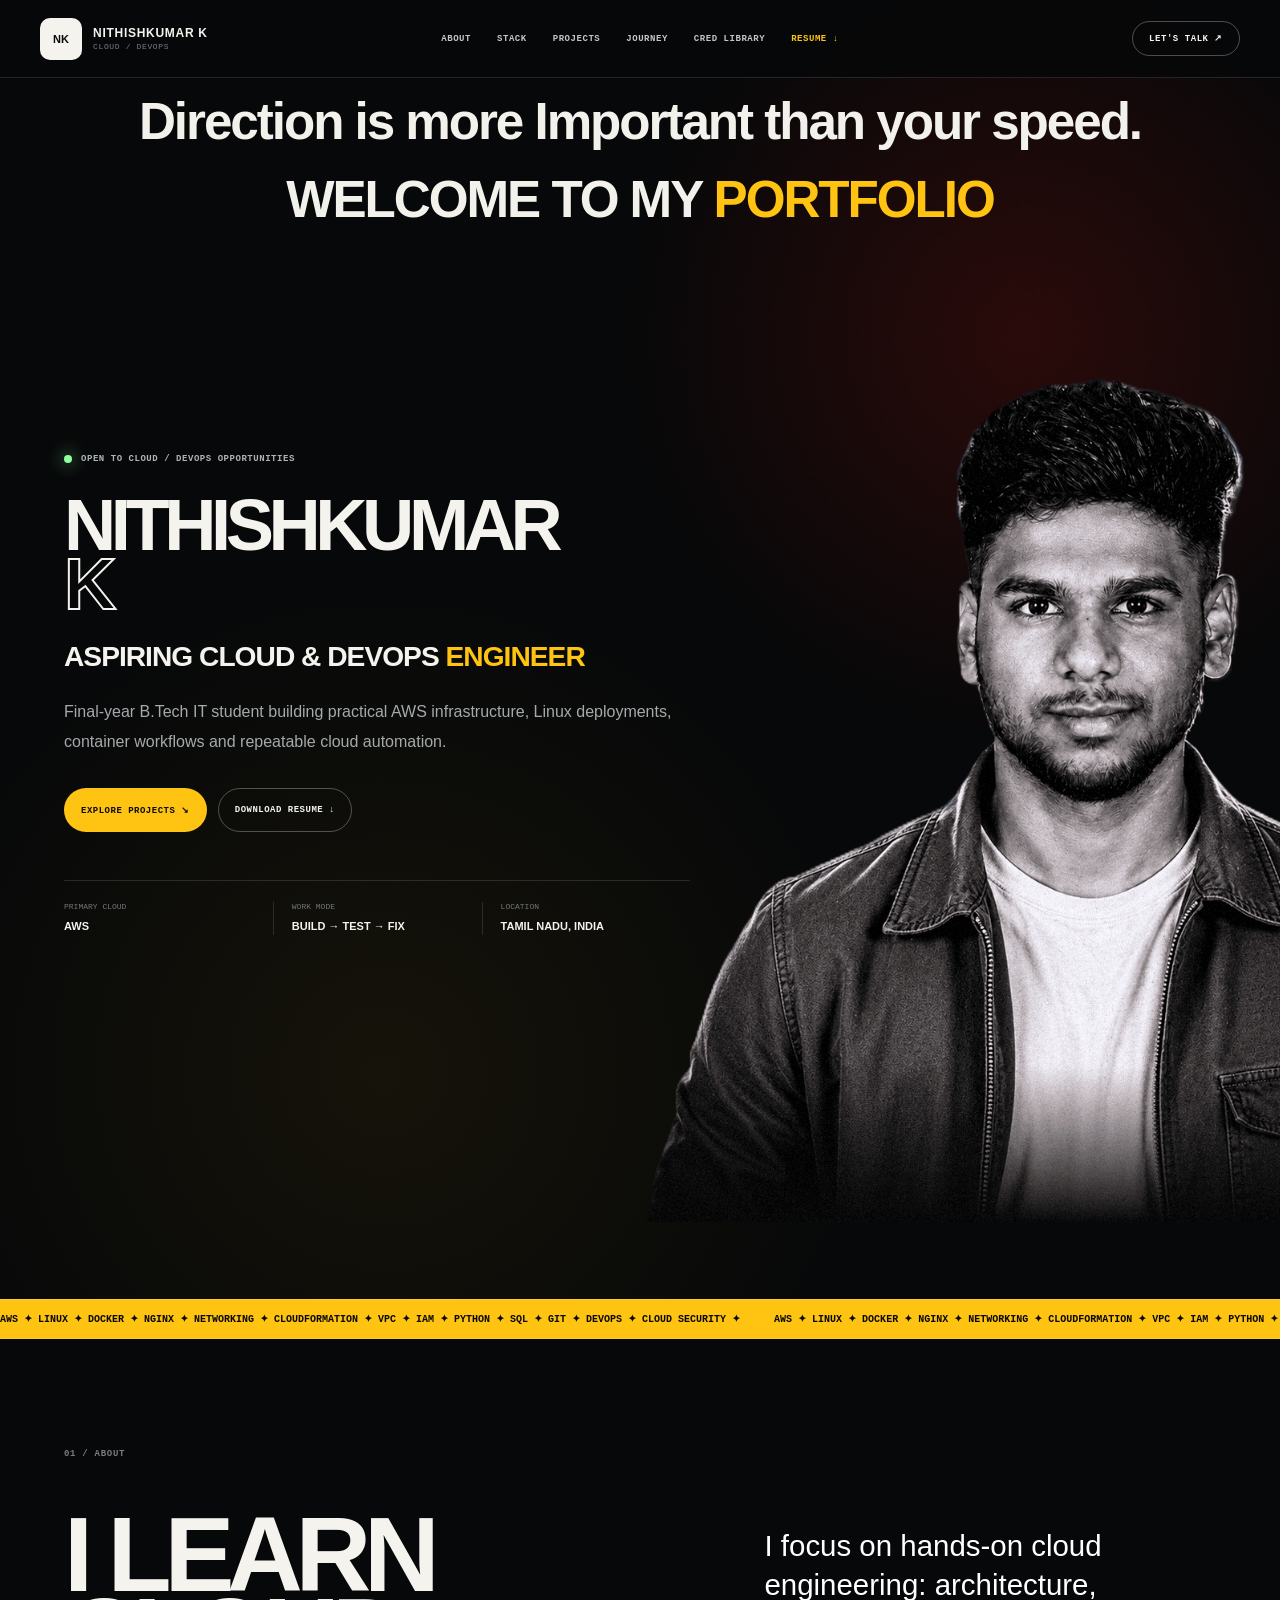
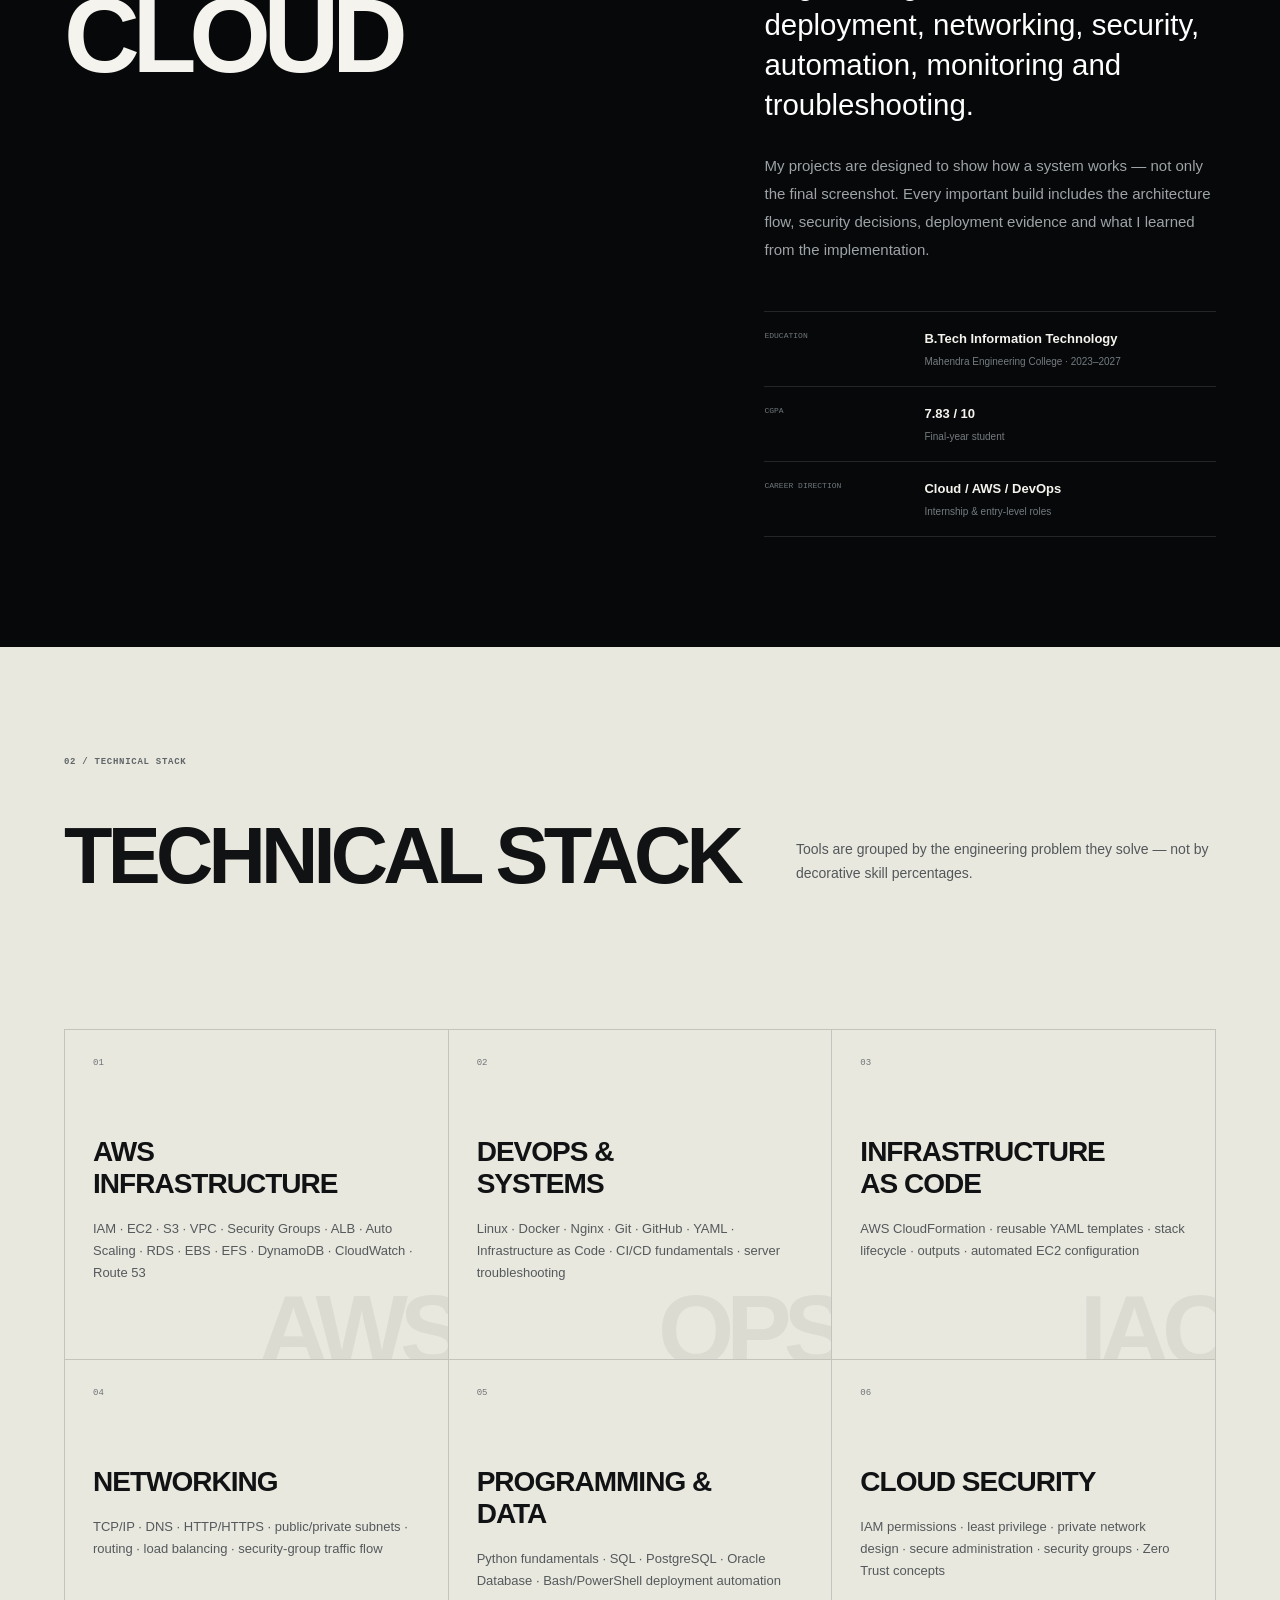
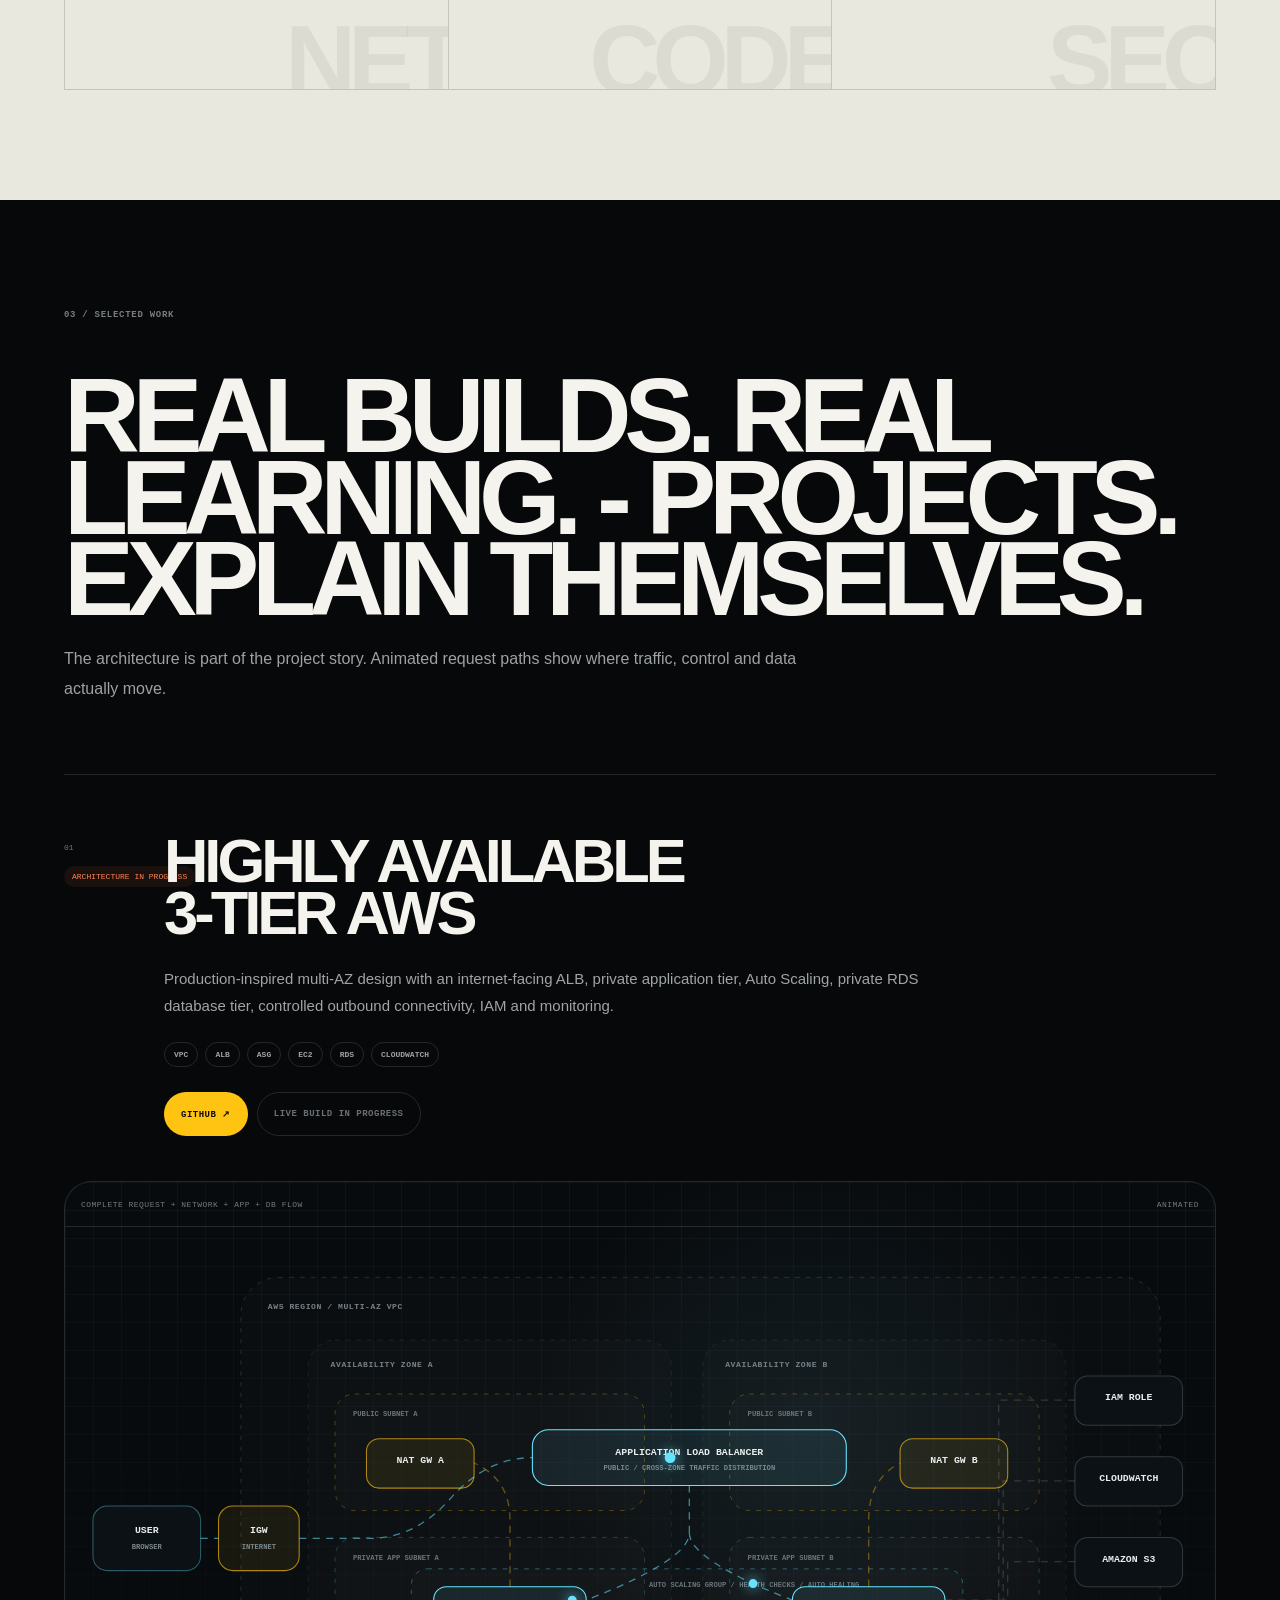
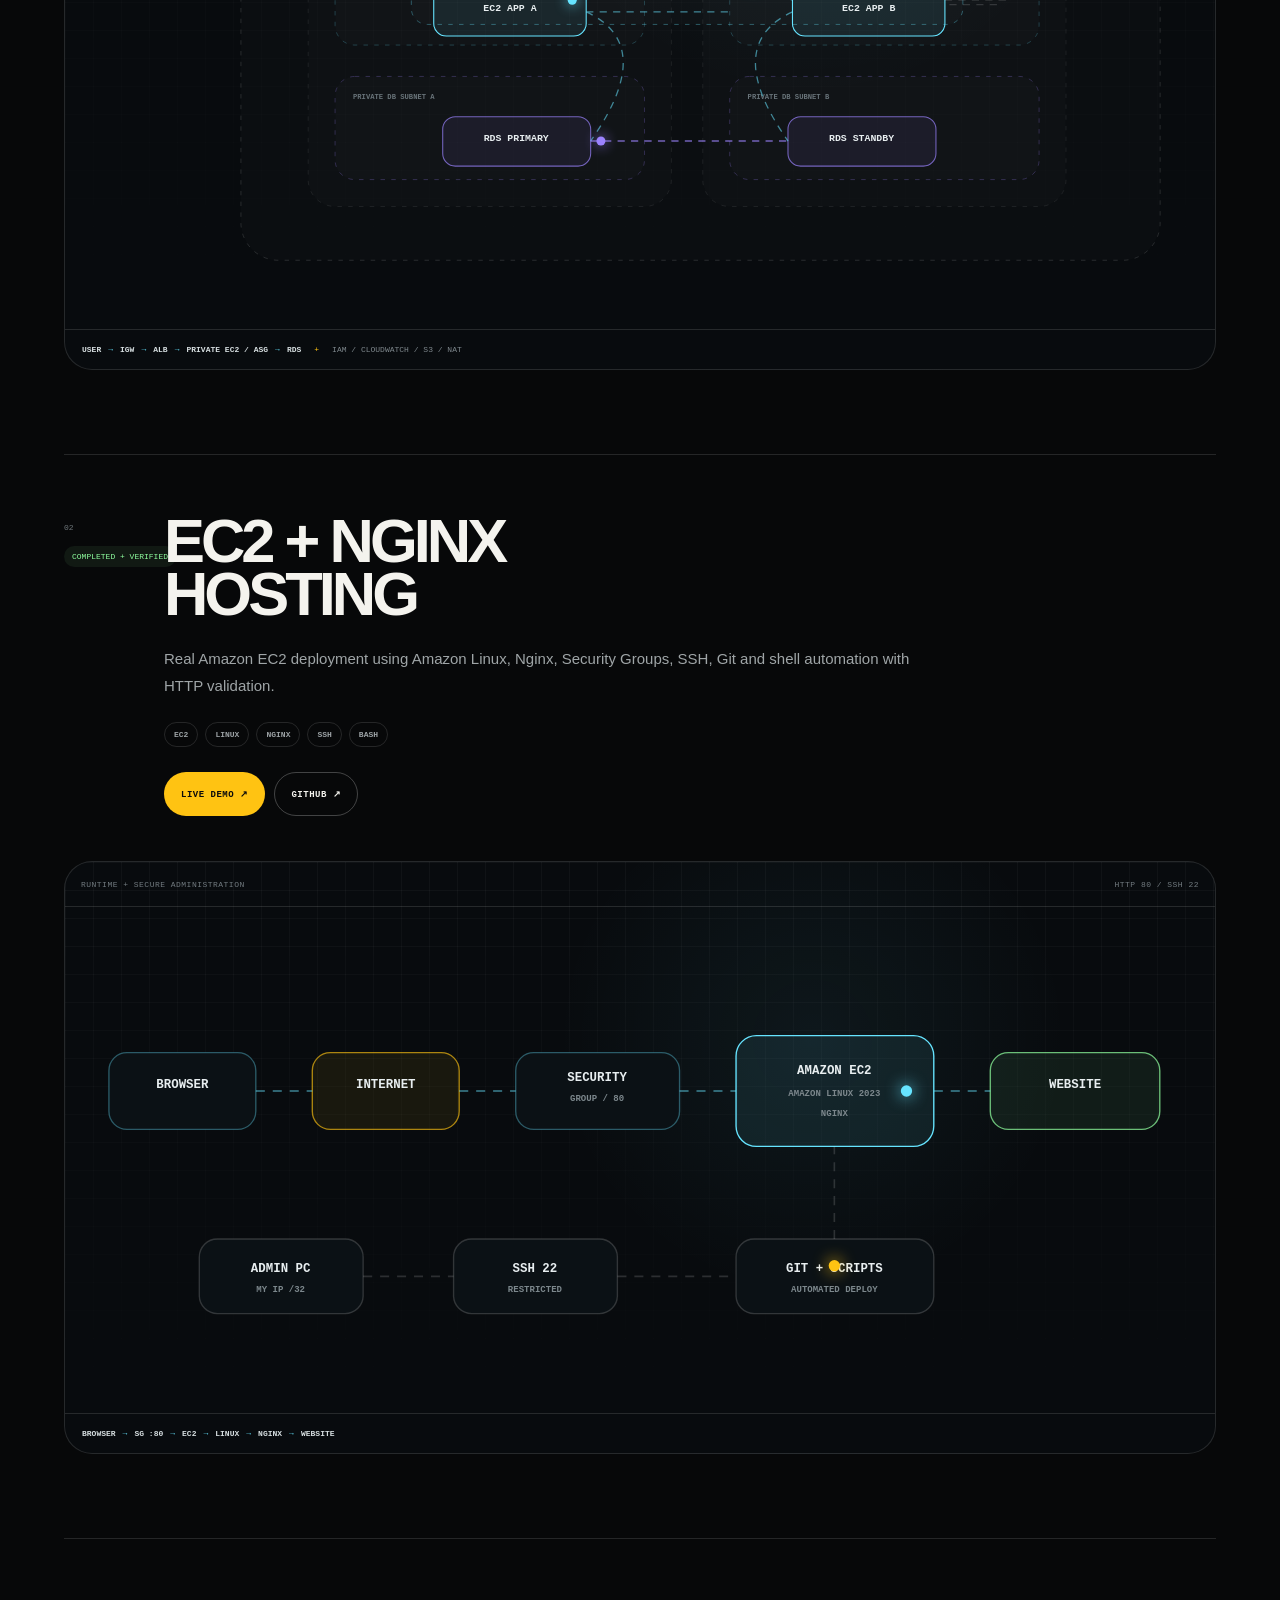
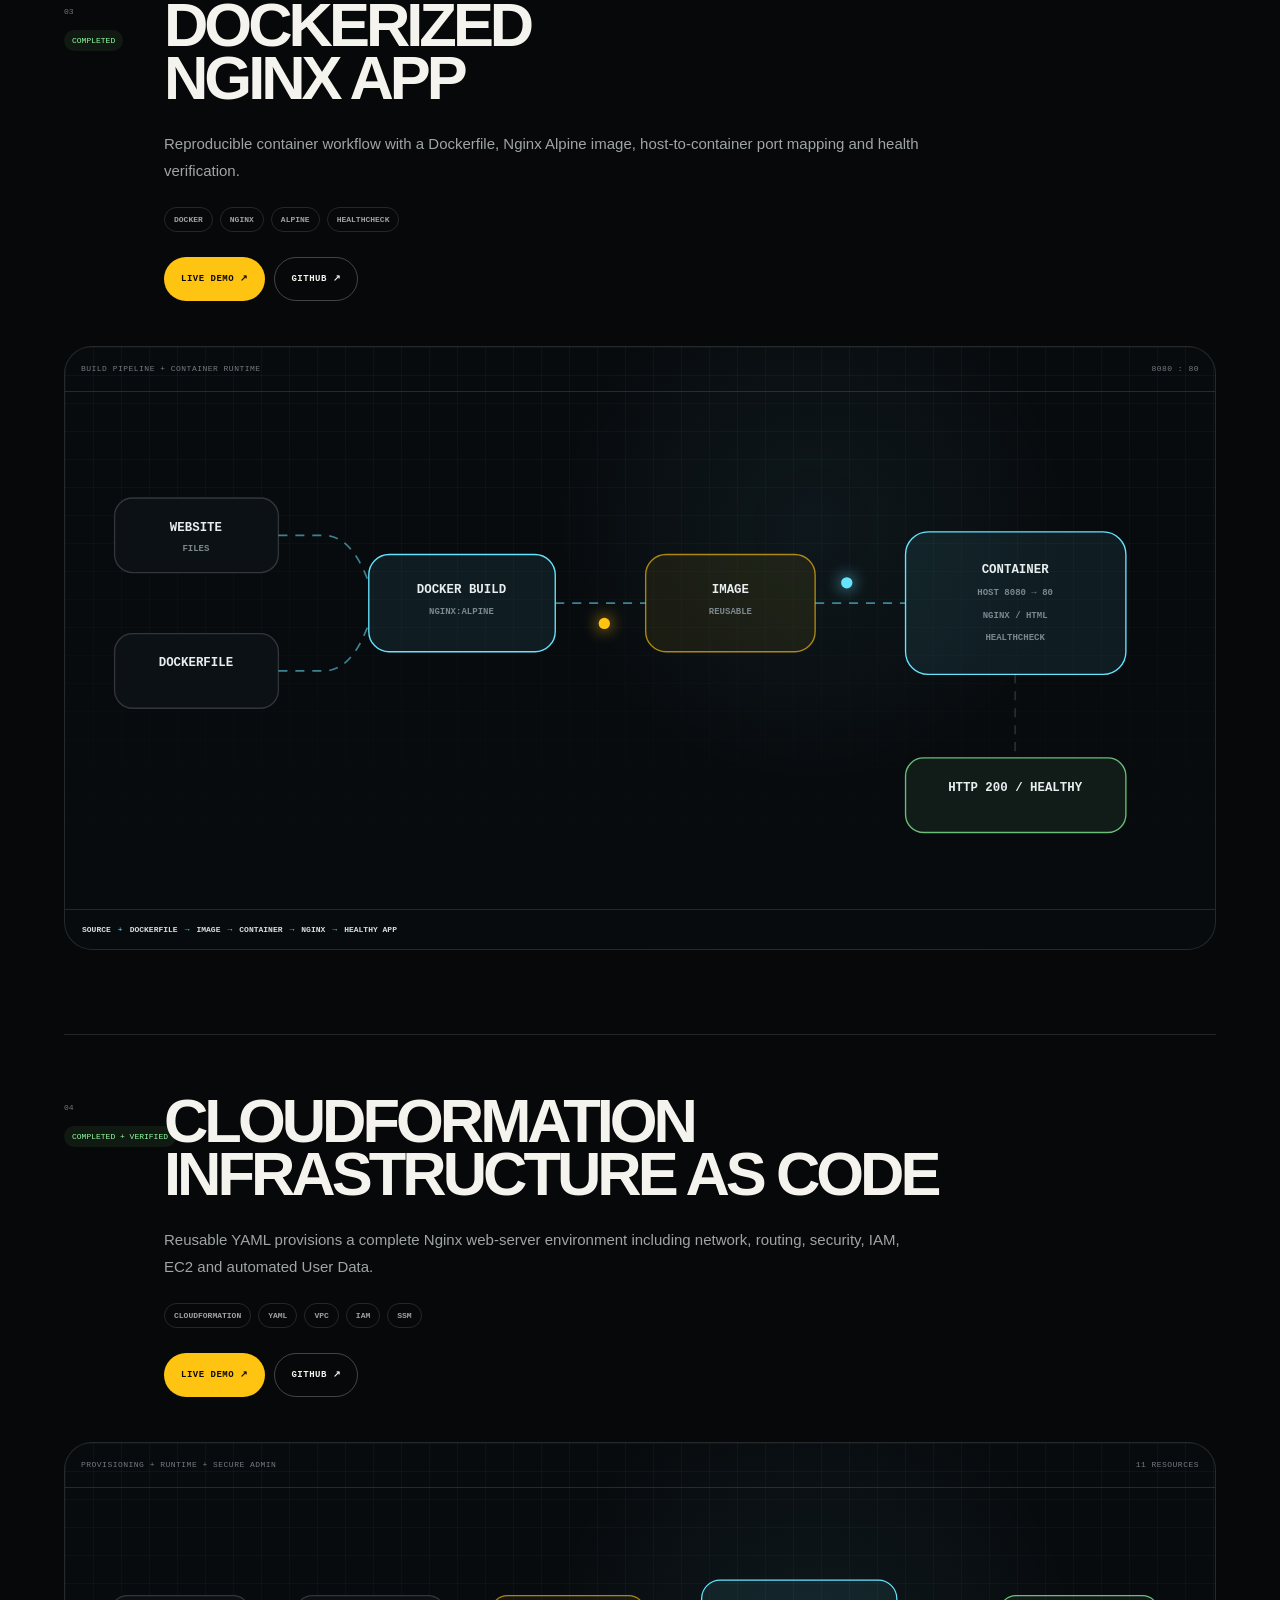
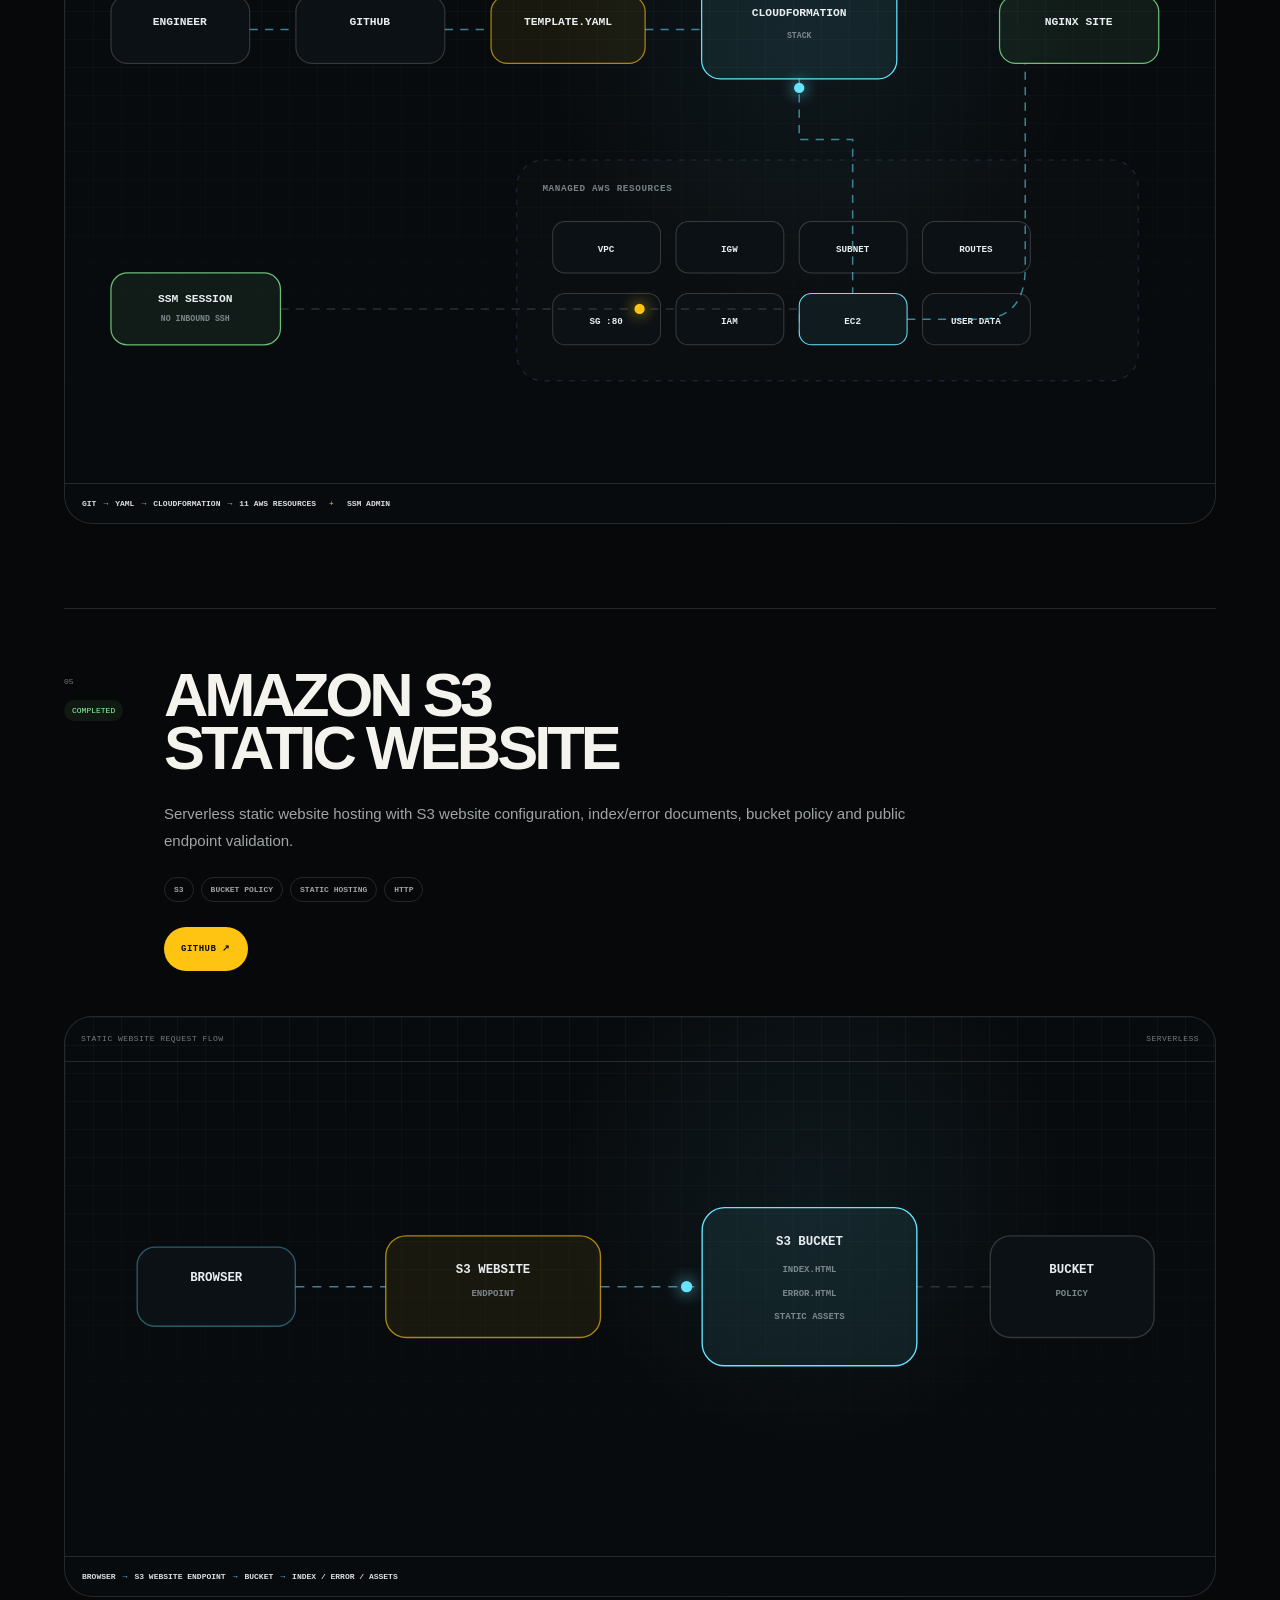
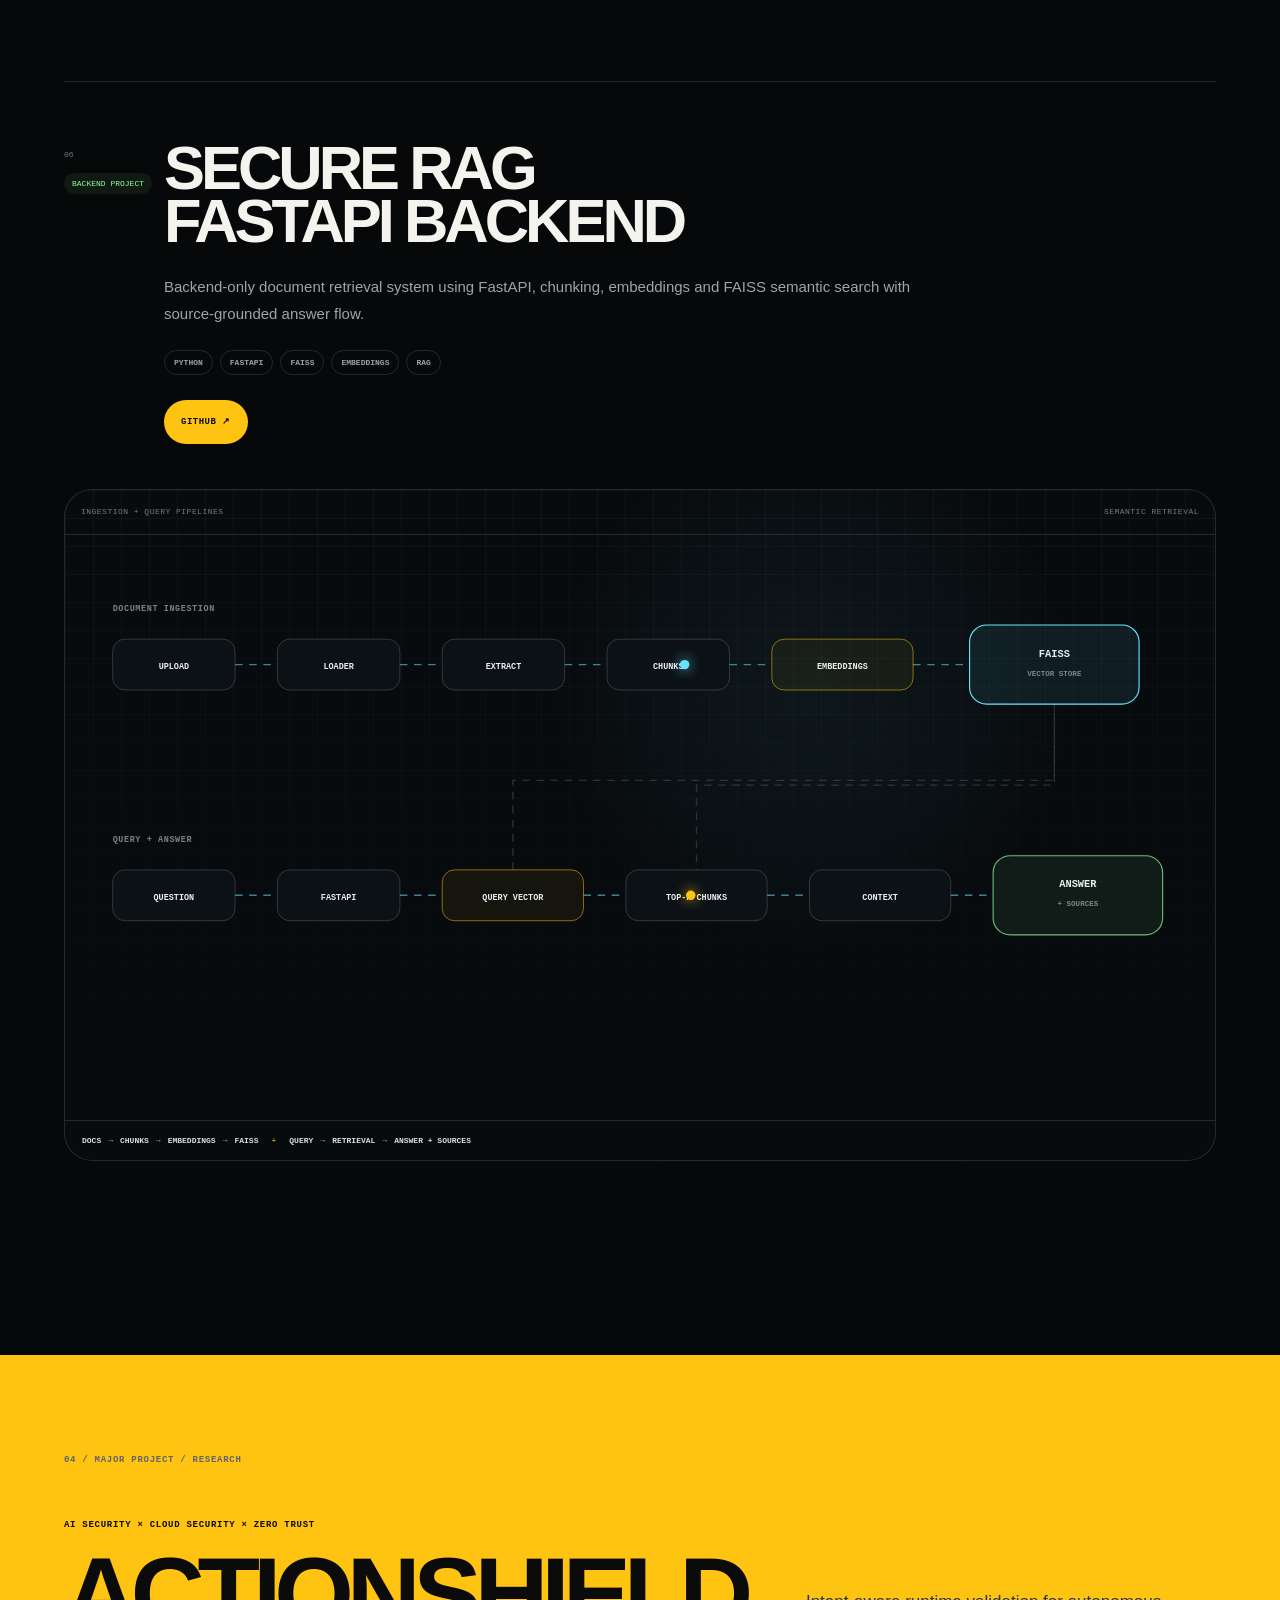
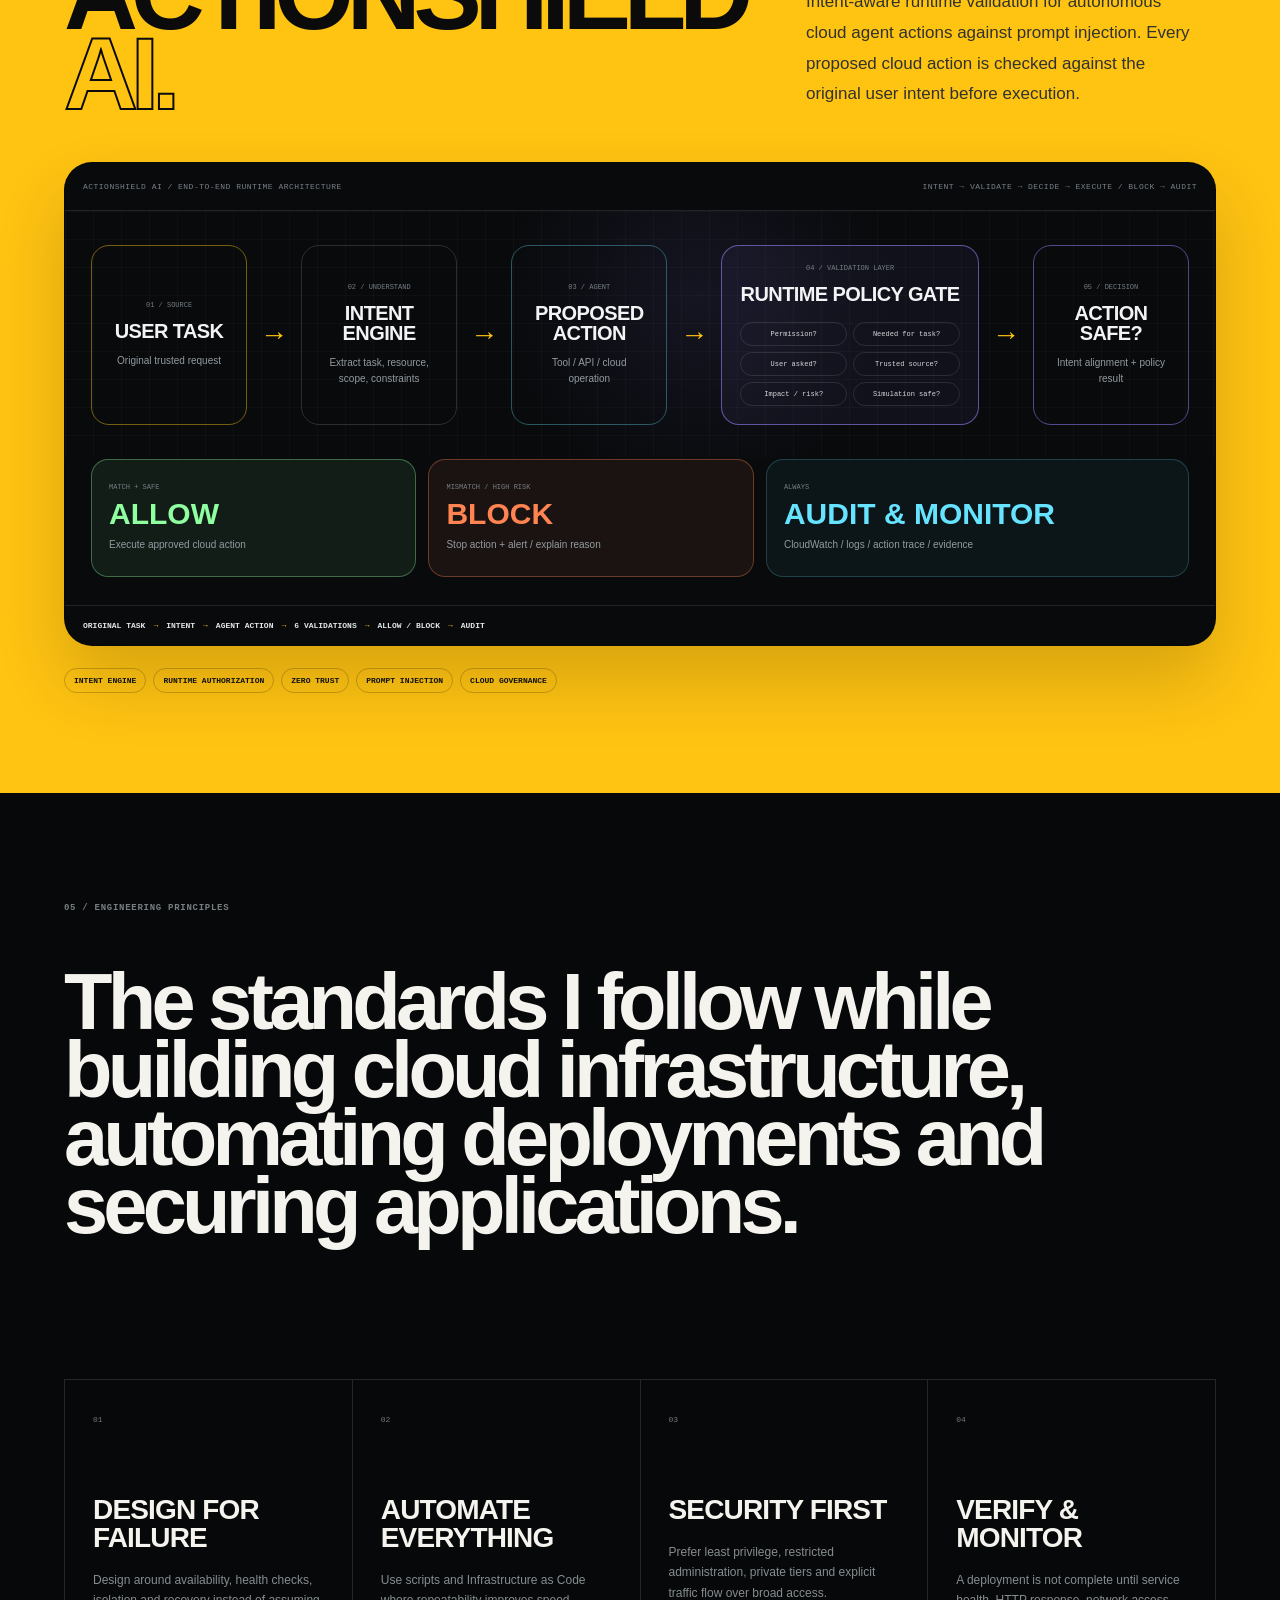
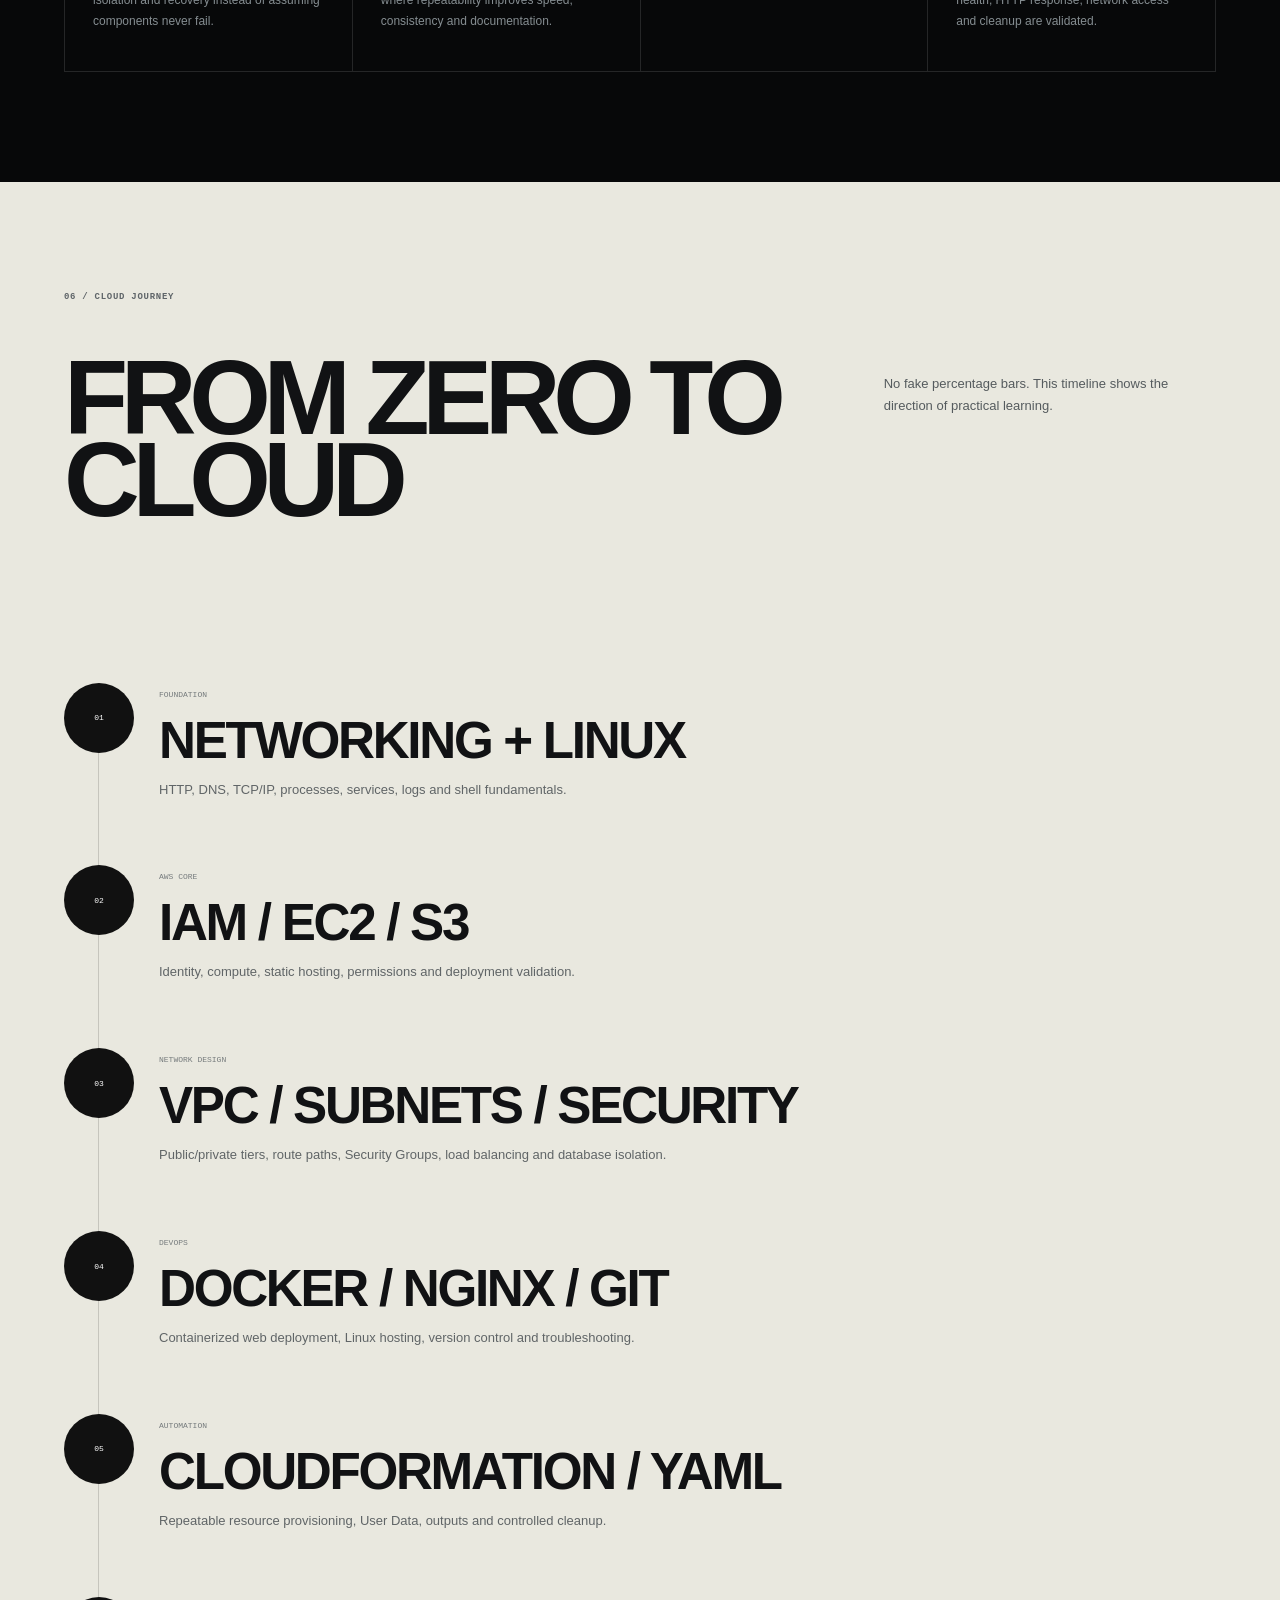
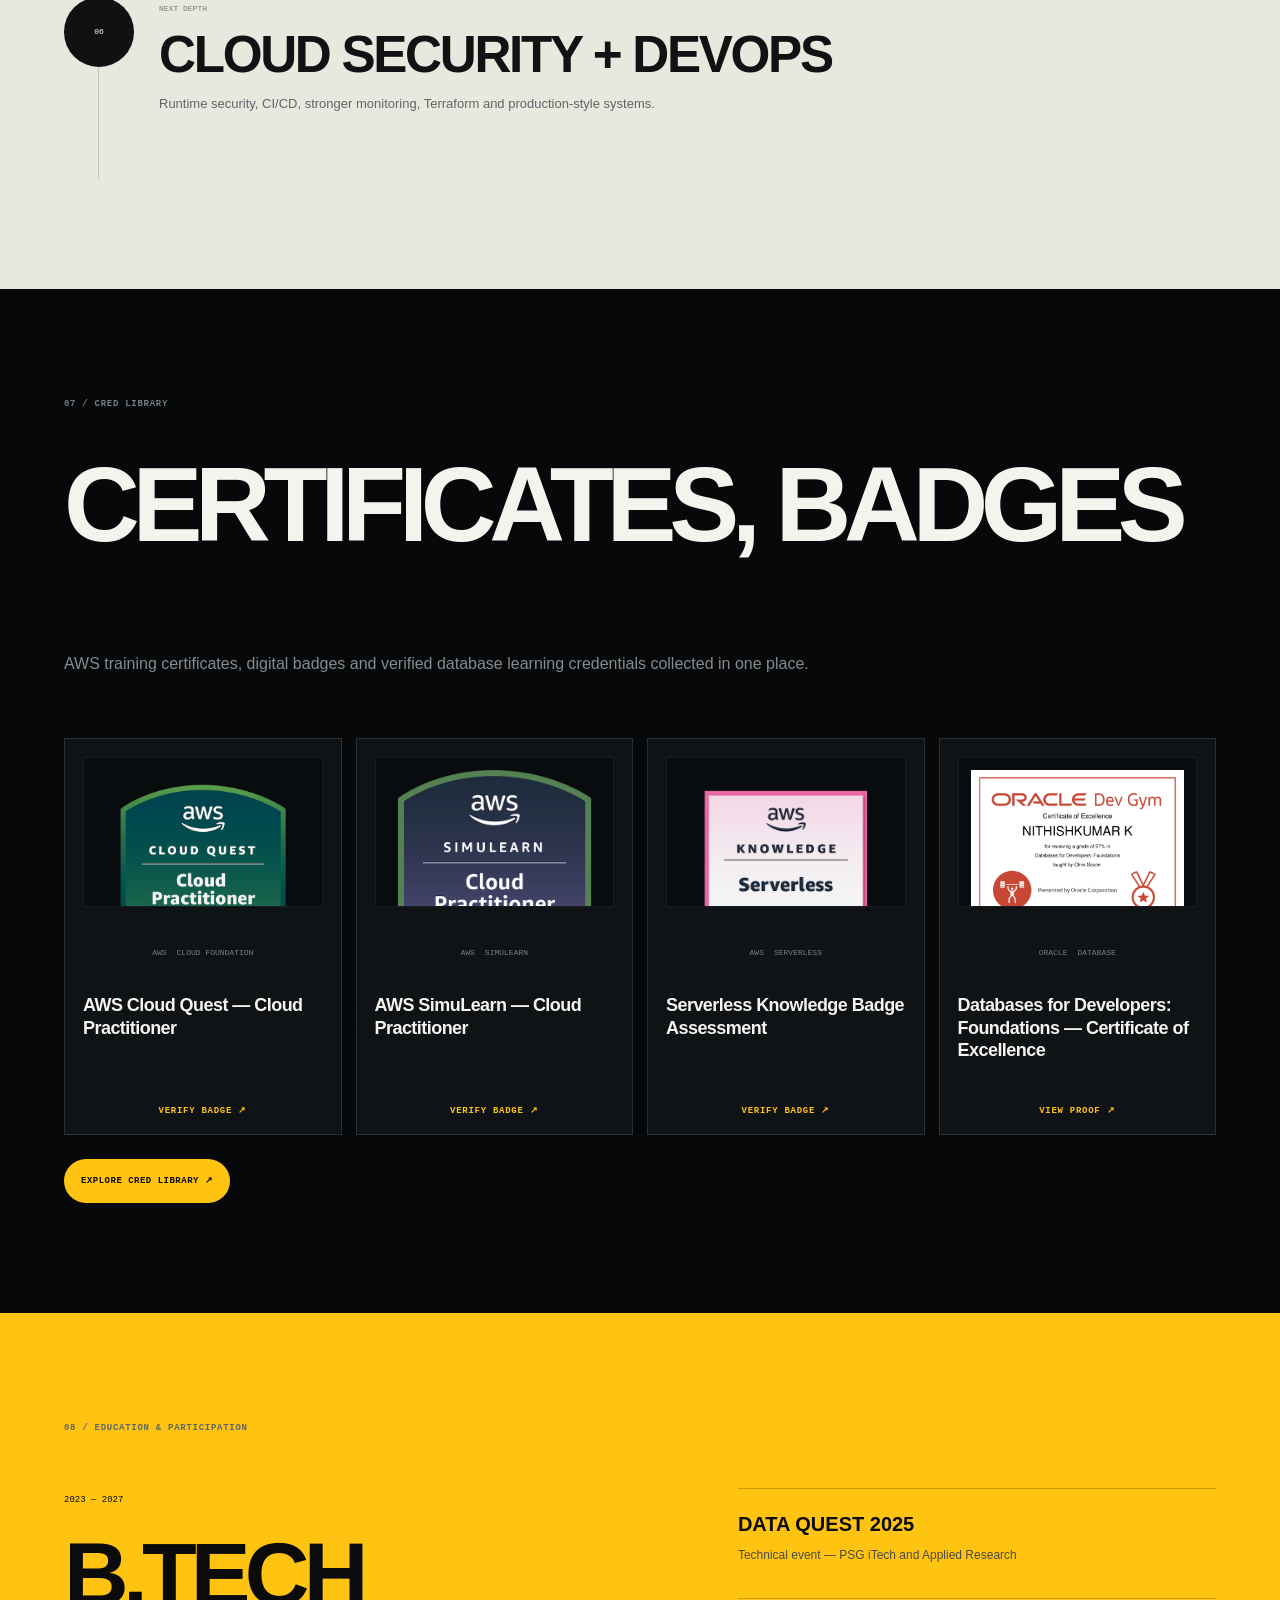
<file: index.html>
<!doctype html>
<html lang="en">
<head>
  <meta charset="utf-8">
  <meta name="viewport" content="width=device-width,initial-scale=1">
  <meta name="theme-color" content="#0a0a0a">
  <meta name="description" content="NITHISHKUMAR K — Cloud & DevOps portfolio featuring AWS, Linux, Docker, Infrastructure as Code, cloud security and production-style architecture projects.">
  <title>NITHISHKUMAR K — Cloud & DevOps Portfolio</title>
  <link rel="icon" href="favicon.svg" type="image/svg+xml">
  <link rel="stylesheet" href="styles.css">
</head>
<body>

  <!-- CLOUD SIGNATURE CURSOR -->
  <div class="cloud-cursor" id="cloudCursor" aria-hidden="true">
    <div class="cloud-shell" id="cloudShell">
      <svg viewBox="0 0 64 44" aria-hidden="true">
        <path class="cloud-outline"
          d="M18 34 H46 C53 34 58 29 58 23 C58 17 53 12 47 12 C45 6 40 3 34 3 C27 3 22 7 20 13 C13 13 7 18 7 25 C7 30 12 34 18 34Z"/>
      </svg>
    </div>
    <div class="cloud-dot"></div>
    <div class="cloud-label" id="cloudLabel">OPEN</div>
  </div>

  <div class="noise" aria-hidden="true"></div>

  <header class="site-header" id="top">
    <a class="brand" href="#home">
      <span class="brand-box">NK</span>
      <span class="brand-copy"><b>NITHISHKUMAR K</b><small>CLOUD / DEVOPS</small></span>
    </a>

    <button class="mobile-menu" id="mobileMenu" aria-label="Toggle navigation">MENU</button>

    <nav class="nav" id="nav">
      <a href="#about">ABOUT</a>
      <a href="#stack">STACK</a>
      <a href="#projects">PROJECTS</a>
      <a href="#journey">JOURNEY</a>
      <a href="#credentials">CRED LIBRARY</a>
      <a class="resume-nav" href="assets/resume/NITHISHKUMAR-K-Resume.pdf" download>RESUME ↓</a>
    </nav>

    <a class="header-cta" href="#contact">LET'S TALK ↗</a>
  </header>

  <main>
    <!-- HERO -->
    <section class="hero" id="home">
     <p class="hero-quote">
  <span class="quote-line">Direction is more Important than your speed.</span>
  <span class="welcome-line">
    WELCOME TO MY <span class="portfolio-word">PORTFOLIO</span>
  </span>
</p>
      <div class="hero-grid">
        <div class="hero-copy reveal">
          <div class="eyebrow"><span class="live-dot"></span> OPEN TO CLOUD / DEVOPS OPPORTUNITIES</div>
          <h1>
            <span data-public="profile.firstName">NITHISHKUMAR</span>
            <span class="stroke" data-public="profile.lastName">K</span>
          </h1>
          <p class="hero-role" data-public-role>ASPIRING CLOUD & DEVOPS <b>ENGINEER</b></p>
          <p class="hero-summary" data-public="profile.hero">
            Final-year B.Tech IT student building practical AWS infrastructure,
            Linux deployments, container workflows and repeatable cloud automation.
          </p>

          <div class="hero-actions">
            <a class="button button-primary" href="#projects">EXPLORE PROJECTS ↘</a>
            <a class="button button-outline" href="assets/resume/NITHISHKUMAR-K-Resume.pdf" download>DOWNLOAD RESUME ↓</a>
          </div>

          <div class="hero-meta">
            <div><span>PRIMARY CLOUD</span><strong>AWS</strong></div>
            <div><span>WORK MODE</span><strong>BUILD → TEST → FIX</strong></div>
            <div><span>LOCATION</span><strong>TAMIL NADU, INDIA</strong></div>
          </div>
        </div>

        <div class="hero-art hero-portrait reveal"><img src="assets/img/nithish-hero-v3-2.png" alt="NITHISHKUMAR K hero portrait"></div>
      </div>

      <div class="hero-strip">
        <div class="marquee">
          <span>AWS ✦ LINUX ✦ DOCKER ✦ NGINX ✦ NETWORKING ✦ CLOUDFORMATION ✦ VPC ✦ IAM ✦ PYTHON ✦ SQL ✦ GIT ✦ DEVOPS ✦ CLOUD SECURITY ✦</span>
          <span>AWS ✦ LINUX ✦ DOCKER ✦ NGINX ✦ NETWORKING ✦ CLOUDFORMATION ✦ VPC ✦ IAM ✦ PYTHON ✦ SQL ✦ GIT ✦ DEVOPS ✦ CLOUD SECURITY ✦</span>
        </div>
      </div>
    </section>

    <!-- ABOUT -->
    <section class="section about" id="about">
      <div class="section-label">01 / ABOUT</div>
      <div class="about-grid">
        <h2 class="display reveal">I LEARN CLOUD<br><span>BY BUILDING IT.</span></h2>
        <div class="about-copy reveal">
          <p class="lead" data-public="profile.about">
            I focus on hands-on cloud engineering: architecture, deployment,
            networking, security, automation, monitoring and troubleshooting.
          </p>
          <p>
            My projects are designed to show how a system works — not only the final screenshot.
            Every important build includes the architecture flow, security decisions, deployment
            evidence and what I learned from the implementation.
          </p>

          <div class="about-facts">
            <div><span>EDUCATION</span><b>B.Tech Information Technology</b><small>Mahendra Engineering College · 2023–2027</small></div>
            <div><span>CGPA</span><b>7.83 / 10</b><small>Final-year student</small></div>
            <div><span>CAREER DIRECTION</span><b>Cloud / AWS / DevOps</b><small>Internship & entry-level roles</small></div>
          </div>
        </div>
      </div>
    </section>

    <!-- STACK -->
    <section class="section stack" id="stack">
      <div class="section-label dark">02 / TECHNICAL STACK</div>
      <div class="stack-head reveal">
        <h2 class="display section-title-compact">TECHNICAL STACK<br><span>STACK</span></h2>
        <p>Tools are grouped by the engineering problem they solve — not by decorative skill percentages.</p>
      </div>

      <div class="stack-grid">
        <article class="stack-card reveal" data-cursor="AWS">
          <div class="stack-num">01</div>
          <h3>AWS INFRASTRUCTURE</h3>
          <p>IAM · EC2 · S3 · VPC · Security Groups · ALB · Auto Scaling · RDS · EBS · EFS · DynamoDB · CloudWatch · Route 53</p>
          <div class="stack-mark">AWS</div>
        </article>
        <article class="stack-card reveal" data-cursor="OPS">
          <div class="stack-num">02</div>
          <h3>DEVOPS & SYSTEMS</h3>
          <p>Linux · Docker · Nginx · Git · GitHub · YAML · Infrastructure as Code · CI/CD fundamentals · server troubleshooting</p>
          <div class="stack-mark">OPS</div>
        </article>
        <article class="stack-card reveal" data-cursor="IAC">
          <div class="stack-num">03</div>
          <h3>INFRASTRUCTURE AS CODE</h3>
          <p>AWS CloudFormation · reusable YAML templates · stack lifecycle · outputs · automated EC2 configuration</p>
          <div class="stack-mark">IAC</div>
        </article>
        <article class="stack-card reveal" data-cursor="NET">
          <div class="stack-num">04</div>
          <h3>NETWORKING</h3>
          <p>TCP/IP · DNS · HTTP/HTTPS · public/private subnets · routing · load balancing · security-group traffic flow</p>
          <div class="stack-mark">NET</div>
        </article>
        <article class="stack-card reveal" data-cursor="CODE">
          <div class="stack-num">05</div>
          <h3>PROGRAMMING & DATA</h3>
          <p>Python fundamentals · SQL · PostgreSQL · Oracle Database · Bash/PowerShell deployment automation</p>
          <div class="stack-mark">CODE</div>
        </article>
        <article class="stack-card reveal" data-cursor="SEC">
          <div class="stack-num">06</div>
          <h3>CLOUD SECURITY</h3>
          <p>IAM permissions · least privilege · private network design · secure administration · security groups · Zero Trust concepts</p>
          <div class="stack-mark">SEC</div>
        </article>
      </div>
    </section>

    <!-- PROJECTS -->
    <section class="section projects" id="projects">
      <div class="projects-head reveal">
        <div class="section-label">03 / SELECTED WORK</div>
        <h2 class="display">REAL BUILDS.  REAL LEARNING.    - PROJECTS.  EXPLAIN THEMSELVES.</h2>
        <p>
          The architecture is part of the project story. Animated request paths show where traffic,
          control and data actually move.
        </p>
      </div>

      <!-- PROJECT 1 -->
      <article class="project project-featured reveal" data-project-index="0">
        <div class="project-info">
          <div class="project-topline">
            <span>01</span>
            <span class="status progress">ARCHITECTURE IN PROGRESS</span>
          </div>
          <h3>HIGHLY AVAILABLE<br>3-TIER AWS</h3>
          <p>
            Production-inspired multi-AZ design with an internet-facing ALB, private application tier,
            Auto Scaling, private RDS database tier, controlled outbound connectivity, IAM and monitoring.
          </p>
          <div class="chips"><span>VPC</span><span>ALB</span><span>ASG</span><span>EC2</span><span>RDS</span><span>CLOUDWATCH</span></div>
          <div class="project-links">
            <a class="button button-primary" target="_blank" rel="noreferrer" href="https://github.com/NITHISHKUMAR-IT/aws-3tier-web-application">GITHUB ↗</a>
            <span class="button button-disabled">LIVE BUILD IN PROGRESS</span>
          </div>
        </div>

        <div class="architecture-board large" data-cursor="EXPLORE">
          <div class="arch-title"><span>COMPLETE REQUEST + NETWORK + APP + DB FLOW</span><span>ANIMATED</span></div>
          <svg class="arch-svg tier-svg" viewBox="0 0 1260 760" aria-label="Highly available AWS three tier architecture">
            <defs>
              <filter id="glow"><feGaussianBlur stdDeviation="5" result="blur"/><feMerge><feMergeNode in="blur"/><feMergeNode in="SourceGraphic"/></feMerge></filter>
            </defs>

            <rect class="cloud-boundary" x="185" y="45" width="1025" height="650" rx="42"/>
            <text class="svg-label" x="215" y="80">AWS REGION / MULTI-AZ VPC</text>

            <rect class="az-boundary" x="260" y="115" width="405" height="520" rx="30"/>
            <rect class="az-boundary" x="700" y="115" width="405" height="520" rx="30"/>
            <text class="svg-label" x="285" y="145">AVAILABILITY ZONE A</text>
            <text class="svg-label" x="725" y="145">AVAILABILITY ZONE B</text>

            <rect class="subnet public" x="290" y="175" width="345" height="130" rx="22"/>
            <rect class="subnet public" x="730" y="175" width="345" height="130" rx="22"/>
            <text class="svg-small" x="310" y="200">PUBLIC SUBNET A</text>
            <text class="svg-small" x="750" y="200">PUBLIC SUBNET B</text>

            <rect class="subnet private" x="290" y="335" width="345" height="120" rx="22"/>
            <rect class="subnet private" x="730" y="335" width="345" height="120" rx="22"/>
            <text class="svg-small" x="310" y="360">PRIVATE APP SUBNET A</text>
            <text class="svg-small" x="750" y="360">PRIVATE APP SUBNET B</text>

            <rect class="subnet db" x="290" y="490" width="345" height="115" rx="22"/>
            <rect class="subnet db" x="730" y="490" width="345" height="115" rx="22"/>
            <text class="svg-small" x="310" y="515">PRIVATE DB SUBNET A</text>
            <text class="svg-small" x="750" y="515">PRIVATE DB SUBNET B</text>

            <g class="node"><rect x="20" y="300" width="120" height="72" rx="16"/><text x="80" y="330">USER</text><text class="node-sub" x="80" y="348">BROWSER</text></g>
            <g class="node warm"><rect x="160" y="300" width="90" height="72" rx="16"/><text x="205" y="330">IGW</text><text class="node-sub" x="205" y="348">INTERNET</text></g>

            <g class="node main"><rect x="510" y="215" width="350" height="62" rx="18"/><text x="685" y="243">APPLICATION LOAD BALANCER</text><text class="node-sub" x="685" y="260">PUBLIC / CROSS-ZONE TRAFFIC DISTRIBUTION</text></g>

            <g class="node warm"><rect x="325" y="225" width="120" height="55" rx="14"/><text x="385" y="252">NAT GW A</text></g>
            <g class="node warm"><rect x="920" y="225" width="120" height="55" rx="14"/><text x="980" y="252">NAT GW B</text></g>

            <rect class="asg" x="375" y="370" width="615" height="62" rx="18"/>
            <text class="svg-small" x="640" y="390" text-anchor="middle">AUTO SCALING GROUP / HEALTH CHECKS / AUTO HEALING</text>
            <g class="node main"><rect x="400" y="390" width="170" height="55" rx="14"/><text x="485" y="417">EC2 APP A</text></g>
            <g class="node main"><rect x="800" y="390" width="170" height="55" rx="14"/><text x="885" y="417">EC2 APP B</text></g>

            <g class="node dbnode"><rect x="410" y="535" width="165" height="55" rx="14"/><text x="492" y="562">RDS PRIMARY</text></g>
            <g class="node dbnode"><rect x="795" y="535" width="165" height="55" rx="14"/><text x="877" y="562">RDS STANDBY</text></g>

            <g class="node side"><rect x="1115" y="155" width="120" height="55" rx="14"/><text x="1175" y="182">IAM ROLE</text></g>
            <g class="node side"><rect x="1115" y="245" width="120" height="55" rx="14"/><text x="1175" y="272">CLOUDWATCH</text></g>
            <g class="node side"><rect x="1115" y="335" width="120" height="55" rx="14"/><text x="1175" y="362">AMAZON S3</text></g>

            <path id="tier-path-1" class="flow request" d="M140 336 H160 M250 336 H330 Q380 336 420 290 Q460 246 510 246 M685 277 V330 Q685 360 570 405 M685 330 Q685 360 800 405 M570 418 H735 M570 418 Q650 455 575 562 M800 418 Q720 455 795 562"/>
            <path class="flow replicate" d="M575 562 H795"/>
            <path class="flow control" d="M1115 182 H1030 V410 H970 M1115 272 H1035 V405 H970 M1115 362 H1040 V405 H970"/>
            <path class="flow outbound" d="M485 390 V315 Q485 270 445 252 M885 390 V315 Q885 270 920 252"/>

            <circle class="packet cyan" r="6"><animateMotion dur="4.8s" repeatCount="indefinite" path="M140 336 H160 M250 336 H330 Q380 336 420 290 Q460 246 510 246 H860"/></circle>
            <circle class="packet cyan" r="5"><animateMotion dur="5.4s" begin=".7s" repeatCount="indefinite" path="M685 277 V330 Q685 360 570 405 H485 Q465 405 465 435 Q465 500 492 535"/></circle>
            <circle class="packet cyan" r="5"><animateMotion dur="5.4s" begin="1.5s" repeatCount="indefinite" path="M685 277 V330 Q685 360 800 405 H885 Q905 405 905 435 Q905 500 877 535"/></circle>
            <circle class="packet violet" r="5"><animateMotion dur="3.2s" repeatCount="indefinite" path="M575 562 H795"/></circle>
          </svg>
          <div class="arch-flow">
            <b>USER</b><i>→</i><b>IGW</b><i>→</i><b>ALB</b><i>→</i><b>PRIVATE EC2 / ASG</b><i>→</i><b>RDS</b>
            <span>+</span> IAM / CLOUDWATCH / S3 / NAT
          </div>
        </div>
      </article>

      <!-- PROJECT 2 -->
      <article class="project reveal" data-project-index="1">
        <div class="project-info">
          <div class="project-topline"><span>02</span><span class="status complete">COMPLETED + VERIFIED</span></div>
          <h3>EC2 + NGINX<br>HOSTING</h3>
          <p>Real Amazon EC2 deployment using Amazon Linux, Nginx, Security Groups, SSH, Git and shell automation with HTTP validation.</p>
          <div class="chips"><span>EC2</span><span>LINUX</span><span>NGINX</span><span>SSH</span><span>BASH</span></div>
          <div class="project-links">
            <a class="button button-primary" href="https://nithishkumar-it.github.io/aws-ec2-nginx-hosting/" target="_blank" rel="noreferrer">LIVE DEMO ↗</a>
            <a class="button button-outline light" href="https://github.com/NITHISHKUMAR-IT/aws-ec2-nginx-hosting" target="_blank" rel="noreferrer">GITHUB ↗</a>
          </div>
        </div>
        <div class="architecture-board" data-cursor="FLOW">
          <div class="arch-title"><span>RUNTIME + SECURE ADMINISTRATION</span><span>HTTP 80 / SSH 22</span></div>
          <svg class="arch-svg simple-svg" viewBox="0 0 1000 430">
            <g class="node"><rect x="30" y="120" width="130" height="68" rx="16"/><text x="95" y="151">BROWSER</text></g>
            <g class="node warm"><rect x="210" y="120" width="130" height="68" rx="16"/><text x="275" y="151">INTERNET</text></g>
            <g class="node"><rect x="390" y="120" width="145" height="68" rx="16"/><text x="462" y="145">SECURITY</text><text class="node-sub" x="462" y="163">GROUP / 80</text></g>
            <g class="node main"><rect x="585" y="105" width="175" height="98" rx="18"/><text x="672" y="139">AMAZON EC2</text><text class="node-sub" x="672" y="158">AMAZON LINUX 2023</text><text class="node-sub" x="672" y="176">NGINX</text></g>
            <g class="node good"><rect x="810" y="120" width="150" height="68" rx="16"/><text x="885" y="151">WEBSITE</text></g>

            <g class="node side"><rect x="110" y="285" width="145" height="66" rx="16"/><text x="182" y="314">ADMIN PC</text><text class="node-sub" x="182" y="332">MY IP /32</text></g>
            <g class="node side"><rect x="335" y="285" width="145" height="66" rx="16"/><text x="407" y="314">SSH 22</text><text class="node-sub" x="407" y="332">RESTRICTED</text></g>
            <g class="node side"><rect x="585" y="285" width="175" height="66" rx="16"/><text x="672" y="314">GIT + SCRIPTS</text><text class="node-sub" x="672" y="332">AUTOMATED DEPLOY</text></g>

            <path class="flow request" d="M160 154 H210 M340 154 H390 M535 154 H585 M760 154 H810"/>
            <path class="flow control" d="M255 318 H335 M480 318 H585 M672 285 V203"/>
            <circle class="packet cyan" r="5"><animateMotion dur="3.8s" repeatCount="indefinite" path="M160 154 H810"/></circle>
            <circle class="packet warm" r="5"><animateMotion dur="4.2s" repeatCount="indefinite" path="M255 318 H585 H672 V203"/></circle>
          </svg>
          <div class="arch-flow"><b>BROWSER</b><i>→</i><b>SG :80</b><i>→</i><b>EC2</b><i>→</i><b>LINUX</b><i>→</i><b>NGINX</b><i>→</i><b>WEBSITE</b></div>
        </div>
      </article>

      <!-- PROJECT 3 -->
      <article class="project reveal" data-project-index="2">
        <div class="project-info">
          <div class="project-topline"><span>03</span><span class="status complete">COMPLETED</span></div>
          <h3>DOCKERIZED<br>NGINX APP</h3>
          <p>Reproducible container workflow with a Dockerfile, Nginx Alpine image, host-to-container port mapping and health verification.</p>
          <div class="chips"><span>DOCKER</span><span>NGINX</span><span>ALPINE</span><span>HEALTHCHECK</span></div>
          <div class="project-links">
            <a class="button button-primary" href="https://nithishkumar-it.github.io/dockerized-nginx-web-app/" target="_blank" rel="noreferrer">LIVE DEMO ↗</a>
            <a class="button button-outline light" href="https://github.com/NITHISHKUMAR-IT/dockerized-nginx-web-app" target="_blank" rel="noreferrer">GITHUB ↗</a>
          </div>
        </div>
        <div class="architecture-board" data-cursor="BUILD">
          <div class="arch-title"><span>BUILD PIPELINE + CONTAINER RUNTIME</span><span>8080 : 80</span></div>
          <svg class="arch-svg simple-svg" viewBox="0 0 1000 440">
            <g class="node side"><rect x="35" y="85" width="145" height="66" rx="16"/><text x="107" y="114">WEBSITE</text><text class="node-sub" x="107" y="132">FILES</text></g>
            <g class="node side"><rect x="35" y="205" width="145" height="66" rx="16"/><text x="107" y="234">DOCKERFILE</text></g>
            <g class="node main"><rect x="260" y="135" width="165" height="86" rx="18"/><text x="342" y="169">DOCKER BUILD</text><text class="node-sub" x="342" y="188">NGINX:ALPINE</text></g>
            <g class="node warm"><rect x="505" y="135" width="150" height="86" rx="18"/><text x="580" y="169">IMAGE</text><text class="node-sub" x="580" y="188">REUSABLE</text></g>
            <g class="node main"><rect x="735" y="115" width="195" height="126" rx="20"/><text x="832" y="151">CONTAINER</text><text class="node-sub" x="832" y="171">HOST 8080 → 80</text><text class="node-sub" x="832" y="191">NGINX / HTML</text><text class="node-sub" x="832" y="211">HEALTHCHECK</text></g>
            <g class="node good"><rect x="735" y="315" width="195" height="66" rx="16"/><text x="832" y="344">HTTP 200 / HEALTHY</text></g>

            <path class="flow request" d="M180 118 H220 Q245 118 260 160 M180 238 H220 Q245 238 260 196 M425 178 H505 M655 178 H735"/>
            <path class="flow control" d="M832 241 V315"/>
            <circle class="packet cyan" r="5"><animateMotion dur="3.7s" repeatCount="indefinite" path="M180 118 H220 Q245 118 260 160 H425 H505 H655 H735"/></circle>
            <circle class="packet warm" r="5"><animateMotion dur="4.4s" begin="1s" repeatCount="indefinite" path="M180 238 H220 Q245 238 260 196 H425 H505 H655 H735"/></circle>
          </svg>
          <div class="arch-flow"><b>SOURCE</b><i>+</i><b>DOCKERFILE</b><i>→</i><b>IMAGE</b><i>→</i><b>CONTAINER</b><i>→</i><b>NGINX</b><i>→</i><b>HEALTHY APP</b></div>
        </div>
      </article>

      <!-- PROJECT 4 -->
      <article class="project reveal" data-project-index="3">
        <div class="project-info">
          <div class="project-topline"><span>04</span><span class="status complete">COMPLETED + VERIFIED</span></div>
          <h3>CLOUDFORMATION<br>INFRASTRUCTURE AS CODE</h3>
          <p>Reusable YAML provisions a complete Nginx web-server environment including network, routing, security, IAM, EC2 and automated User Data.</p>
          <div class="chips"><span>CLOUDFORMATION</span><span>YAML</span><span>VPC</span><span>IAM</span><span>SSM</span></div>
          <div class="project-links">
            <a class="button button-primary" href="https://nithishkumar-it.github.io/aws-cloudformation-iac/" target="_blank" rel="noreferrer">LIVE DEMO ↗</a>
            <a class="button button-outline light" href="https://github.com/NITHISHKUMAR-IT/aws-cloudformation-iac" target="_blank" rel="noreferrer">GITHUB ↗</a>
          </div>
        </div>
        <div class="architecture-board" data-cursor="IAC">
          <div class="arch-title"><span>PROVISIONING + RUNTIME + SECURE ADMIN</span><span>11 RESOURCES</span></div>
          <svg class="arch-svg cf-svg" viewBox="0 0 1100 560">
            <g class="node side"><rect x="35" y="95" width="135" height="66" rx="16"/><text x="102" y="124">ENGINEER</text></g>
            <g class="node side"><rect x="215" y="95" width="145" height="66" rx="16"/><text x="287" y="124">GITHUB</text></g>
            <g class="node warm"><rect x="405" y="95" width="150" height="66" rx="16"/><text x="480" y="124">TEMPLATE.YAML</text></g>
            <g class="node main"><rect x="610" y="80" width="190" height="96" rx="18"/><text x="705" y="115">CLOUDFORMATION</text><text class="node-sub" x="705" y="136">STACK</text></g>

            <rect class="resource-box" x="430" y="255" width="605" height="215" rx="26"/>
            <text class="svg-label" x="455" y="285">MANAGED AWS RESOURCES</text>
            <g class="mini-node"><rect x="465" y="315" width="105" height="50" rx="12"/><text x="517" y="345">VPC</text></g>
            <g class="mini-node"><rect x="585" y="315" width="105" height="50" rx="12"/><text x="637" y="345">IGW</text></g>
            <g class="mini-node"><rect x="705" y="315" width="105" height="50" rx="12"/><text x="757" y="345">SUBNET</text></g>
            <g class="mini-node"><rect x="825" y="315" width="105" height="50" rx="12"/><text x="877" y="345">ROUTES</text></g>
            <g class="mini-node"><rect x="465" y="385" width="105" height="50" rx="12"/><text x="517" y="415">SG :80</text></g>
            <g class="mini-node"><rect x="585" y="385" width="105" height="50" rx="12"/><text x="637" y="415">IAM</text></g>
            <g class="mini-node main-mini"><rect x="705" y="385" width="105" height="50" rx="12"/><text x="757" y="415">EC2</text></g>
            <g class="mini-node"><rect x="825" y="385" width="105" height="50" rx="12"/><text x="877" y="415">USER DATA</text></g>

            <g class="node good"><rect x="35" y="365" width="165" height="70" rx="16"/><text x="117" y="393">SSM SESSION</text><text class="node-sub" x="117" y="412">NO INBOUND SSH</text></g>
            <g class="node good"><rect x="900" y="95" width="155" height="66" rx="16"/><text x="977" y="124">NGINX SITE</text></g>

            <path class="flow request" d="M170 128 H215 M360 128 H405 M555 128 H610 M705 176 V235 H757 V385 M810 410 H880 Q925 410 925 360 V161"/>
            <path class="flow control" d="M200 400 H705 V435"/>
            <circle class="packet cyan" r="5"><animateMotion dur="4.8s" repeatCount="indefinite" path="M170 128 H215 H360 H405 H555 H610 H705 V235 H757 V385"/></circle>
            <circle class="packet warm" r="5"><animateMotion dur="5.2s" repeatCount="indefinite" path="M200 400 H705 V435"/></circle>
          </svg>
          <div class="arch-flow"><b>GIT</b><i>→</i><b>YAML</b><i>→</i><b>CLOUDFORMATION</b><i>→</i><b>11 AWS RESOURCES</b><span>+</span><b>SSM ADMIN</b></div>
        </div>
      </article>

      <!-- PROJECT 5 -->
      <article class="project reveal" data-project-index="4">
        <div class="project-info">
          <div class="project-topline"><span>05</span><span class="status complete">COMPLETED</span></div>
          <h3>AMAZON S3<br>STATIC WEBSITE</h3>
          <p>Serverless static website hosting with S3 website configuration, index/error documents, bucket policy and public endpoint validation.</p>
          <div class="chips"><span>S3</span><span>BUCKET POLICY</span><span>STATIC HOSTING</span><span>HTTP</span></div>
          <div class="project-links">
            <a class="button button-primary" href="https://github.com/NITHISHKUMAR-IT/aws-s3-static-website-hosting" target="_blank" rel="noreferrer">GITHUB ↗</a>
          </div>
        </div>
        <div class="architecture-board" data-cursor="S3">
          <div class="arch-title"><span>STATIC WEBSITE REQUEST FLOW</span><span>SERVERLESS</span></div>
          <svg class="arch-svg simple-svg" viewBox="0 0 1000 420">
            <g class="node"><rect x="55" y="155" width="140" height="70" rx="16"/><text x="125" y="185">BROWSER</text></g>
            <g class="node warm"><rect x="275" y="145" width="190" height="90" rx="18"/><text x="370" y="178">S3 WEBSITE</text><text class="node-sub" x="370" y="198">ENDPOINT</text></g>
            <g class="node main"><rect x="555" y="120" width="190" height="140" rx="20"/><text x="650" y="153">S3 BUCKET</text><text class="node-sub" x="650" y="177">INDEX.HTML</text><text class="node-sub" x="650" y="198">ERROR.HTML</text><text class="node-sub" x="650" y="219">STATIC ASSETS</text></g>
            <g class="node side"><rect x="810" y="145" width="145" height="90" rx="18"/><text x="882" y="178">BUCKET</text><text class="node-sub" x="882" y="198">POLICY</text></g>
            <path class="flow request" d="M195 190 H275 M465 190 H555"/>
            <path class="flow control" d="M810 190 H745"/>
            <circle class="packet cyan" r="5"><animateMotion dur="3.5s" repeatCount="indefinite" path="M195 190 H275 H465 H555"/></circle>
          </svg>
          <div class="arch-flow"><b>BROWSER</b><i>→</i><b>S3 WEBSITE ENDPOINT</b><i>→</i><b>BUCKET</b><i>→</i><b>INDEX / ERROR / ASSETS</b></div>
        </div>
      </article>

      <!-- PROJECT 6 -->
      <article class="project reveal" data-project-index="5">
        <div class="project-info">
          <div class="project-topline"><span>06</span><span class="status complete">BACKEND PROJECT</span></div>
          <h3>SECURE RAG<br>FASTAPI BACKEND</h3>
          <p>Backend-only document retrieval system using FastAPI, chunking, embeddings and FAISS semantic search with source-grounded answer flow.</p>
          <div class="chips"><span>PYTHON</span><span>FASTAPI</span><span>FAISS</span><span>EMBEDDINGS</span><span>RAG</span></div>
          <div class="project-links">
            <a class="button button-primary" href="https://github.com/NITHISHKUMAR-IT/secure-rag-fastapi-backend" target="_blank" rel="noreferrer">GITHUB ↗</a>
          </div>
        </div>
        <div class="architecture-board" data-cursor="RAG">
          <div class="arch-title"><span>INGESTION + QUERY PIPELINES</span><span>SEMANTIC RETRIEVAL</span></div>
          <svg class="arch-svg rag-svg" viewBox="0 0 1200 600">
            <text class="svg-label" x="40" y="70">DOCUMENT INGESTION</text>
            <g class="mini-node"><rect x="40" y="100" width="130" height="54" rx="13"/><text x="105" y="132">UPLOAD</text></g>
            <g class="mini-node"><rect x="215" y="100" width="130" height="54" rx="13"/><text x="280" y="132">LOADER</text></g>
            <g class="mini-node"><rect x="390" y="100" width="130" height="54" rx="13"/><text x="455" y="132">EXTRACT</text></g>
            <g class="mini-node"><rect x="565" y="100" width="130" height="54" rx="13"/><text x="630" y="132">CHUNKS</text></g>
            <g class="mini-node warm-mini"><rect x="740" y="100" width="150" height="54" rx="13"/><text x="815" y="132">EMBEDDINGS</text></g>
            <g class="node main"><rect x="950" y="85" width="180" height="84" rx="18"/><text x="1040" y="119">FAISS</text><text class="node-sub" x="1040" y="139">VECTOR STORE</text></g>

            <text class="svg-label" x="40" y="315">QUERY + ANSWER</text>
            <g class="mini-node"><rect x="40" y="345" width="130" height="54" rx="13"/><text x="105" y="377">QUESTION</text></g>
            <g class="mini-node"><rect x="215" y="345" width="130" height="54" rx="13"/><text x="280" y="377">FASTAPI</text></g>
            <g class="mini-node warm-mini"><rect x="390" y="345" width="150" height="54" rx="13"/><text x="465" y="377">QUERY VECTOR</text></g>
            <g class="mini-node"><rect x="585" y="345" width="150" height="54" rx="13"/><text x="660" y="377">TOP-K CHUNKS</text></g>
            <g class="mini-node"><rect x="780" y="345" width="150" height="54" rx="13"/><text x="855" y="377">CONTEXT</text></g>
            <g class="node good"><rect x="975" y="330" width="180" height="84" rx="18"/><text x="1065" y="363">ANSWER</text><text class="node-sub" x="1065" y="383">+ SOURCES</text></g>

            <path class="flow request" d="M170 127 H215 M345 127 H390 M520 127 H565 M695 127 H740 M890 127 H950"/>
            <path class="flow request" d="M170 372 H215 M345 372 H390 M540 372 H585 M735 372 H780 M930 372 H975"/>
            <path class="flow control" d="M465 345 V250 H1040 V169"/>
            <path class="flow control" d="M1040 169 V255 H660 V345"/>
            <circle class="packet cyan" r="5"><animateMotion dur="5.5s" repeatCount="indefinite" path="M170 127 H215 H345 H390 H520 H565 H695 H740 H890 H950"/></circle>
            <circle class="packet warm" r="5"><animateMotion dur="5.6s" repeatCount="indefinite" path="M170 372 H215 H345 H390 H540 H585 H735 H780 H930 H975"/></circle>
          </svg>
          <div class="arch-flow"><b>DOCS</b><i>→</i><b>CHUNKS</b><i>→</i><b>EMBEDDINGS</b><i>→</i><b>FAISS</b><span>+</span><b>QUERY</b><i>→</i><b>RETRIEVAL</b><i>→</i><b>ANSWER + SOURCES</b></div>
        </div>
      </article>
    </section>

    <!-- RESEARCH -->
    <section class="section research" id="actionshield">
      <div class="research-header reveal">
        <div>
          <div class="section-label dark">04 / MAJOR PROJECT / RESEARCH</div>
          <p class="research-kicker">AI SECURITY × CLOUD SECURITY × ZERO TRUST</p>
          <h2 data-actionshield-title>ACTIONSHIELD <span>AI.</span></h2>
        </div>
        <p class="research-summary" data-actionshield-description>
          Intent-aware runtime validation for autonomous cloud agent actions against prompt injection.
          Every proposed cloud action is checked against the original user intent before execution.
        </p>
      </div>

      <div class="actionshield-architecture reveal">
        <div class="as-titlebar">
          <span>ACTIONSHIELD AI / END-TO-END RUNTIME ARCHITECTURE</span>
          <span>INTENT → VALIDATE → DECIDE → EXECUTE / BLOCK → AUDIT</span>
        </div>

        <div class="as-flow">
          <div class="as-node source"><small>01 / SOURCE</small><strong>USER TASK</strong><span>Original trusted request</span></div>
          <div class="as-arrow">→</div>
          <div class="as-node"><small>02 / UNDERSTAND</small><strong>INTENT ENGINE</strong><span>Extract task, resource, scope, constraints</span></div>
          <div class="as-arrow">→</div>
          <div class="as-node agent"><small>03 / AGENT</small><strong>PROPOSED ACTION</strong><span>Tool / API / cloud operation</span></div>
          <div class="as-arrow">→</div>
          <div class="as-validation">
            <small>04 / VALIDATION LAYER</small>
            <strong>RUNTIME POLICY GATE</strong>
            <div class="as-checks">
              <span>Permission?</span><span>Needed for task?</span><span>User asked?</span>
              <span>Trusted source?</span><span>Impact / risk?</span><span>Simulation safe?</span>
            </div>
          </div>
          <div class="as-arrow">→</div>
          <div class="as-node decision"><small>05 / DECISION</small><strong>ACTION SAFE?</strong><span>Intent alignment + policy result</span></div>
        </div>

        <div class="as-outcomes">
          <div class="as-outcome allow"><small>MATCH + SAFE</small><strong>ALLOW</strong><span>Execute approved cloud action</span></div>
          <div class="as-outcome block"><small>MISMATCH / HIGH RISK</small><strong>BLOCK</strong><span>Stop action + alert / explain reason</span></div>
          <div class="as-outcome audit"><small>ALWAYS</small><strong>AUDIT & MONITOR</strong><span>CloudWatch / logs / action trace / evidence</span></div>
        </div>

        <div class="as-bottom-flow">
          <b>ORIGINAL TASK</b><i>→</i><b>INTENT</b><i>→</i><b>AGENT ACTION</b><i>→</i><b>6 VALIDATIONS</b><i>→</i><b>ALLOW / BLOCK</b><i>→</i><b>AUDIT</b>
        </div>
      </div>

      <div class="chips darkchips research-tags">
        <span>INTENT ENGINE</span><span>RUNTIME AUTHORIZATION</span><span>ZERO TRUST</span><span>PROMPT INJECTION</span><span>CLOUD GOVERNANCE</span>
      </div>
    </section>

    <!-- PRINCIPLES -->
    <section class="section principles">
      <div class="section-label">05 / ENGINEERING PRINCIPLES</div>
      <h2 class="display reveal section-title-compact">The standards I follow while building cloud infrastructure, automating deployments and securing applications.<br><span>PRINCIPLES</span></h2>
      <div class="principle-grid">
        <article class="reveal"><span>01</span><h3>DESIGN FOR FAILURE</h3><p>Design around availability, health checks, isolation and recovery instead of assuming components never fail.</p></article>
        <article class="reveal"><span>02</span><h3>AUTOMATE EVERYTHING</h3><p>Use scripts and Infrastructure as Code where repeatability improves speed, consistency and documentation.</p></article>
        <article class="reveal"><span>03</span><h3>SECURITY FIRST</h3><p>Prefer least privilege, restricted administration, private tiers and explicit traffic flow over broad access.</p></article>
        <article class="reveal"><span>04</span><h3>VERIFY & MONITOR</h3><p>A deployment is not complete until service health, HTTP response, network access and cleanup are validated.</p></article>
      </div>
    </section>

    <!-- JOURNEY -->
    <section class="section journey" id="journey">
      <div class="section-label dark">06 / CLOUD JOURNEY</div>
      <div class="journey-head reveal">
        <h2 class="display">FROM ZERO TO CLOUD<br><span>PROGRESSION.</span></h2>
        <p>No fake percentage bars. This timeline shows the direction of practical learning.</p>
      </div>
      <div class="timeline">
        <div class="timeline-line"><i id="timelineProgress"></i></div>
        <article class="timeline-item reveal"><span>01</span><div><small>FOUNDATION</small><h3>NETWORKING + LINUX</h3><p>HTTP, DNS, TCP/IP, processes, services, logs and shell fundamentals.</p></div></article>
        <article class="timeline-item reveal"><span>02</span><div><small>AWS CORE</small><h3>IAM / EC2 / S3</h3><p>Identity, compute, static hosting, permissions and deployment validation.</p></div></article>
        <article class="timeline-item reveal"><span>03</span><div><small>NETWORK DESIGN</small><h3>VPC / SUBNETS / SECURITY</h3><p>Public/private tiers, route paths, Security Groups, load balancing and database isolation.</p></div></article>
        <article class="timeline-item reveal"><span>04</span><div><small>DEVOPS</small><h3>DOCKER / NGINX / GIT</h3><p>Containerized web deployment, Linux hosting, version control and troubleshooting.</p></div></article>
        <article class="timeline-item reveal"><span>05</span><div><small>AUTOMATION</small><h3>CLOUDFORMATION / YAML</h3><p>Repeatable resource provisioning, User Data, outputs and controlled cleanup.</p></div></article>
        <article class="timeline-item reveal"><span>06</span><div><small>NEXT DEPTH</small><h3>CLOUD SECURITY + DEVOPS</h3><p>Runtime security, CI/CD, stronger monitoring, Terraform and production-style systems.</p></div></article>
      </div>
    </section>

    <!-- CRED LIBRARY PREVIEW -->
    <section class="section credentials cred-preview" id="credentials">
      <div class="credentials-head reveal">
        <div class="section-label">07 / CRED LIBRARY</div>
        <h2 class="display">CERTIFICATES, BADGES<br><span>& LEARNING PROOF.</span></h2>
        <p class="cred-preview-copy">
          AWS training certificates, digital badges and verified database learning credentials collected in one place.
        </p>
      </div>

      <div class="featured-credentials" id="featuredCredentials" aria-live="polite"></div>

      <div class="cred-preview-action reveal">
        <a class="button button-primary cred-explore" href="cred-library.html">
          EXPLORE CRED LIBRARY ↗
        </a>
      </div>
    </section>

    <!-- EDUCATION -->
    <section class="section education">
      <div class="section-label dark">08 / EDUCATION & PARTICIPATION</div>
      <div class="education-grid">
        <article class="edu-main reveal">
          <span>2023 — 2027</span>
          <h2>B.TECH<br>INFORMATION TECHNOLOGY</h2>
          <p>Mahendra Engineering College, Mallasamuthram, Tamil Nadu</p>
          <strong>CGPA · 7.75 / 10</strong>
        </article>
        <div class="participation reveal">
          <div><span>DATA QUEST 2025</span><p>Technical event — PSG iTech and Applied Research</p></div>
          <div><span>NATIONAL-LEVEL CONFERENCE</span><p>Emerging AI, ML and Computing</p></div>
          <div><span>SINTHAN'AI 26</span><p>24-hour hackathon — Erode Sengunthar Engineering College</p></div>
        </div>
      </div>
    </section>

    <!-- CONTACT -->
    <section class="section contact" id="contact">
      <div class="contact-top reveal">
        <div class="section-label">09 / CONTACT</div>
        <p>LOOKING FOR A CLOUD / DEVOPS INTERN OR JUNIOR ENGINEER?</p>
      </div>
      <h2 class="contact-title reveal">LET'S<br><span>BUILD.</span></h2>

      <div class="contact-grid">
        <a href="mailto:nithishdev29@gmail.com" data-social-link="gmail"><span>01</span><b>GMAIL</b><em>nithishdev29@gmail.com ↗</em></a>
        <a href="https://www.linkedin.com/in/nithishkumar-k-072726388" target="_blank" rel="noreferrer" data-social-link="linkedin"><span>02</span><b>LINKEDIN</b><em>CONNECT ↗</em></a>
        <a href="https://github.com/NITHISHKUMAR-IT" target="_blank" rel="noreferrer" data-social-link="github"><span>03</span><b>GITHUB</b><em>NITHISHKUMAR-IT ↗</em></a>
        <a href="https://wa.me/916383143107" target="_blank" rel="noreferrer" data-social-link="whatsapp"><span>04</span><b>WHATSAPP</b><em>MESSAGE ↗</em></a>
        <a href="assets/resume/NITHISHKUMAR-K-Resume.pdf" download data-cursor="PDF"><span>05</span><b>RESUME</b><em>DOWNLOAD ↓</em></a>
      </div>
    </section>
  </main>

  <footer>
    <div class="footer-signoff">
    <div class="footer-name">NITHISHKUMAR K</div>
    <div class="footer-dots" aria-hidden="true"><i></i><i></i><i></i></div>
  </div>
    <div class="footer-bottom">
      <span>© 2026 · CLOUD & DEVOPS PORTFOLIO</span>
      <a href="#top">BACK TO TOP ↑</a>
      <span>BUILD · VERIFY · DOCUMENT</span>
    </div>
  </footer>

  <script src="credentials-data.js"></script>
  <script src="app.js"></script>
</body>
</html>
</file>
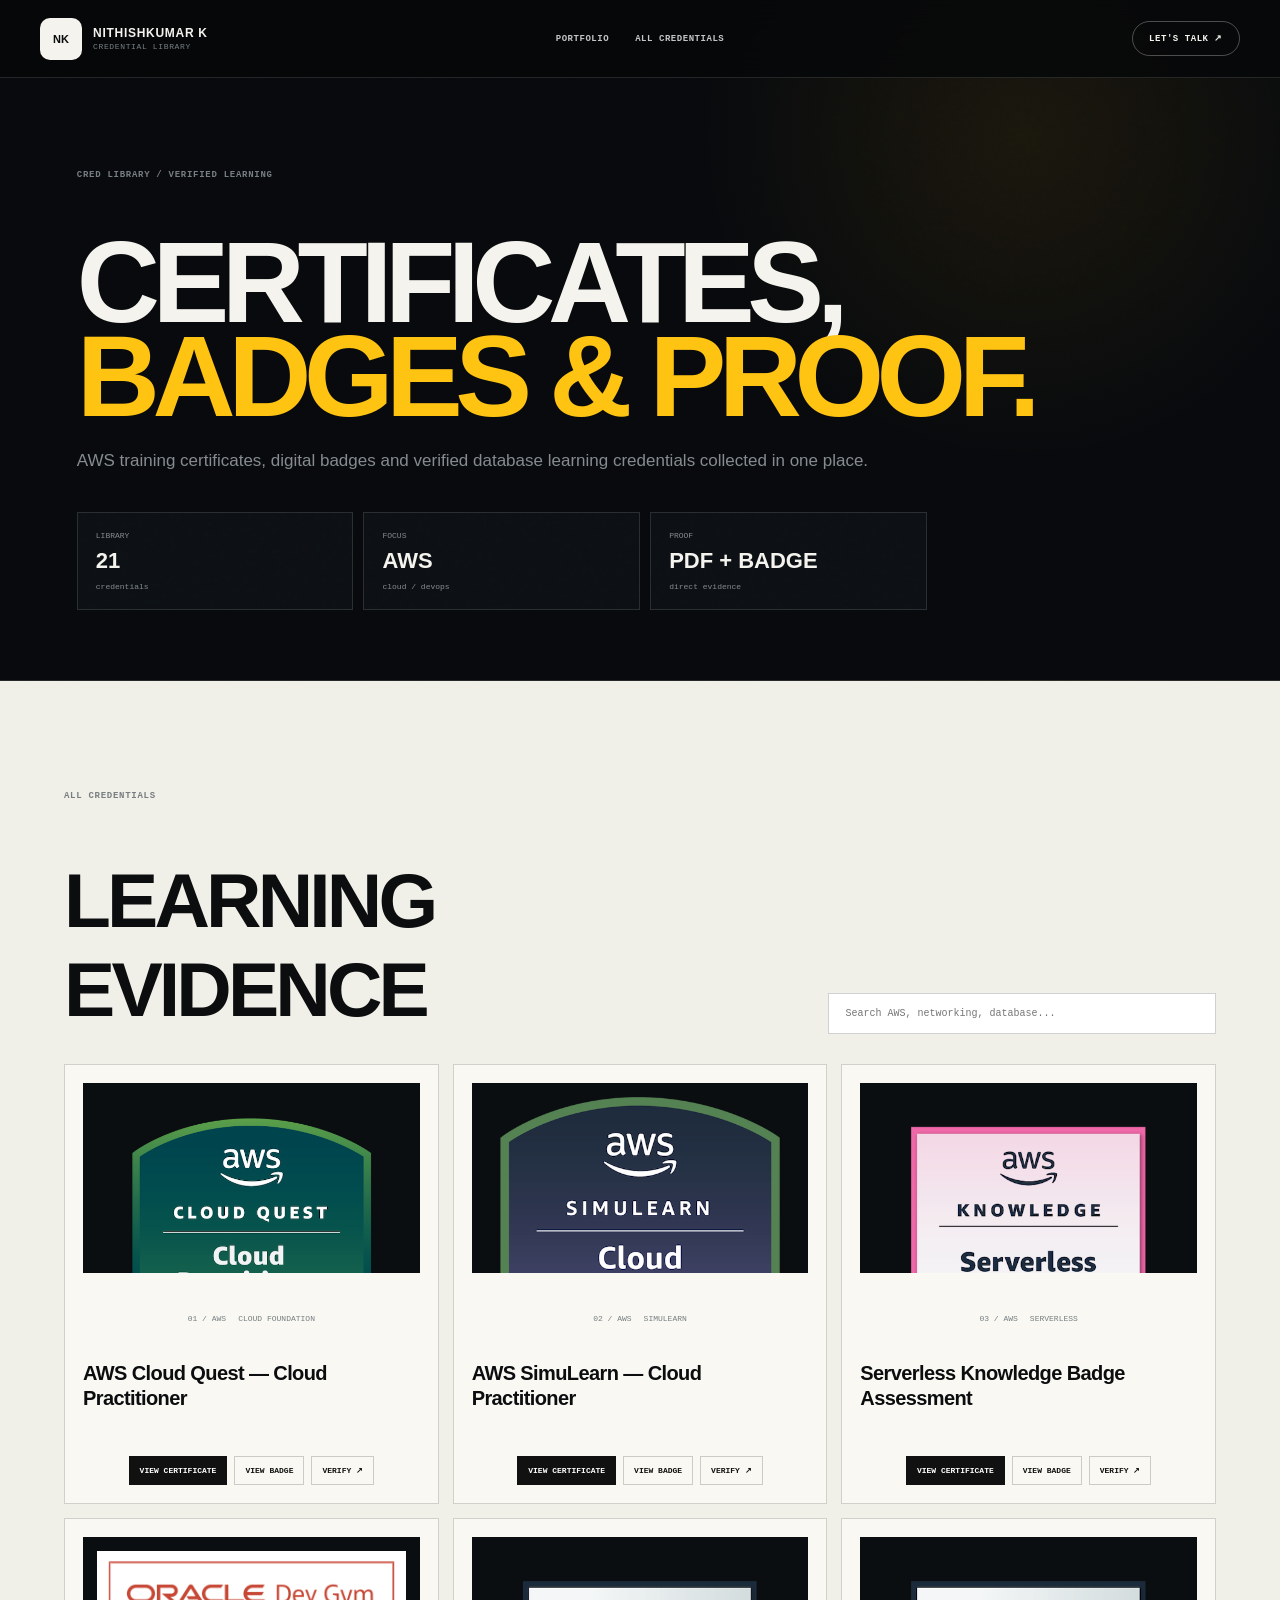
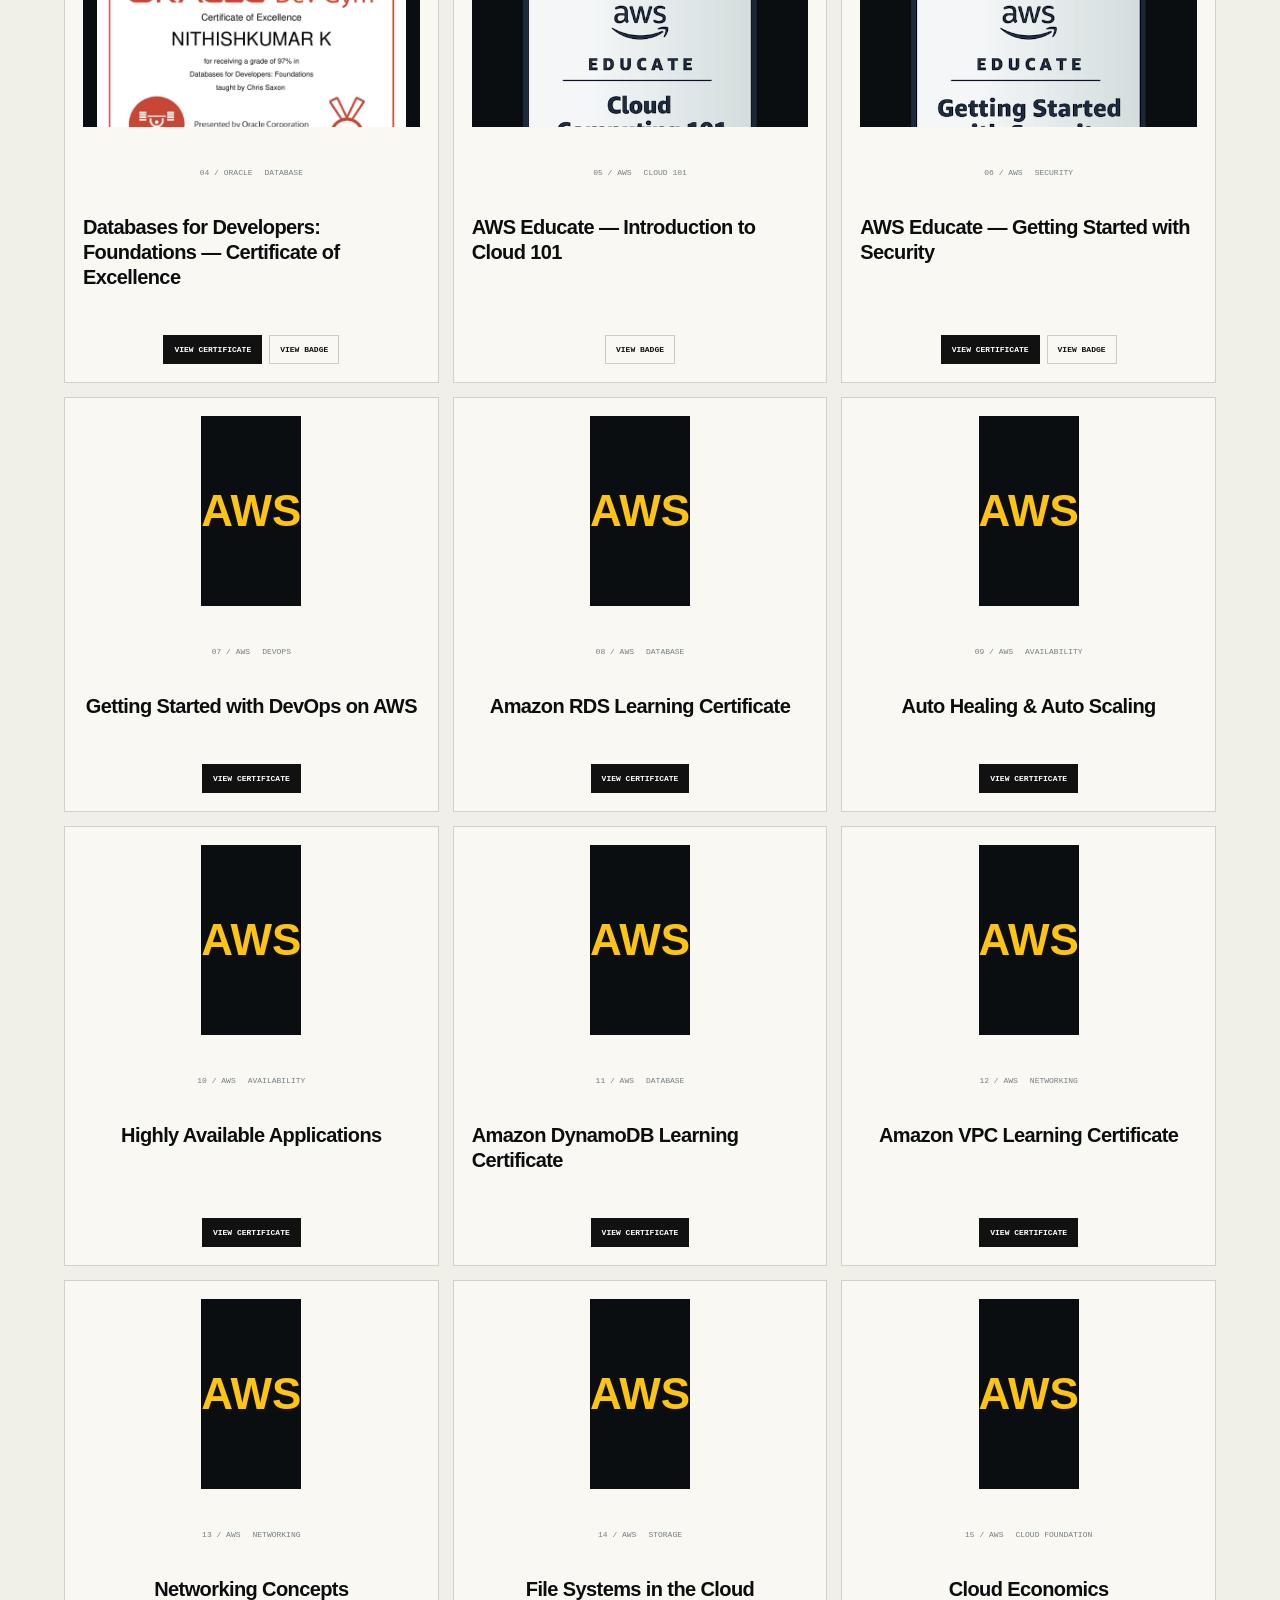
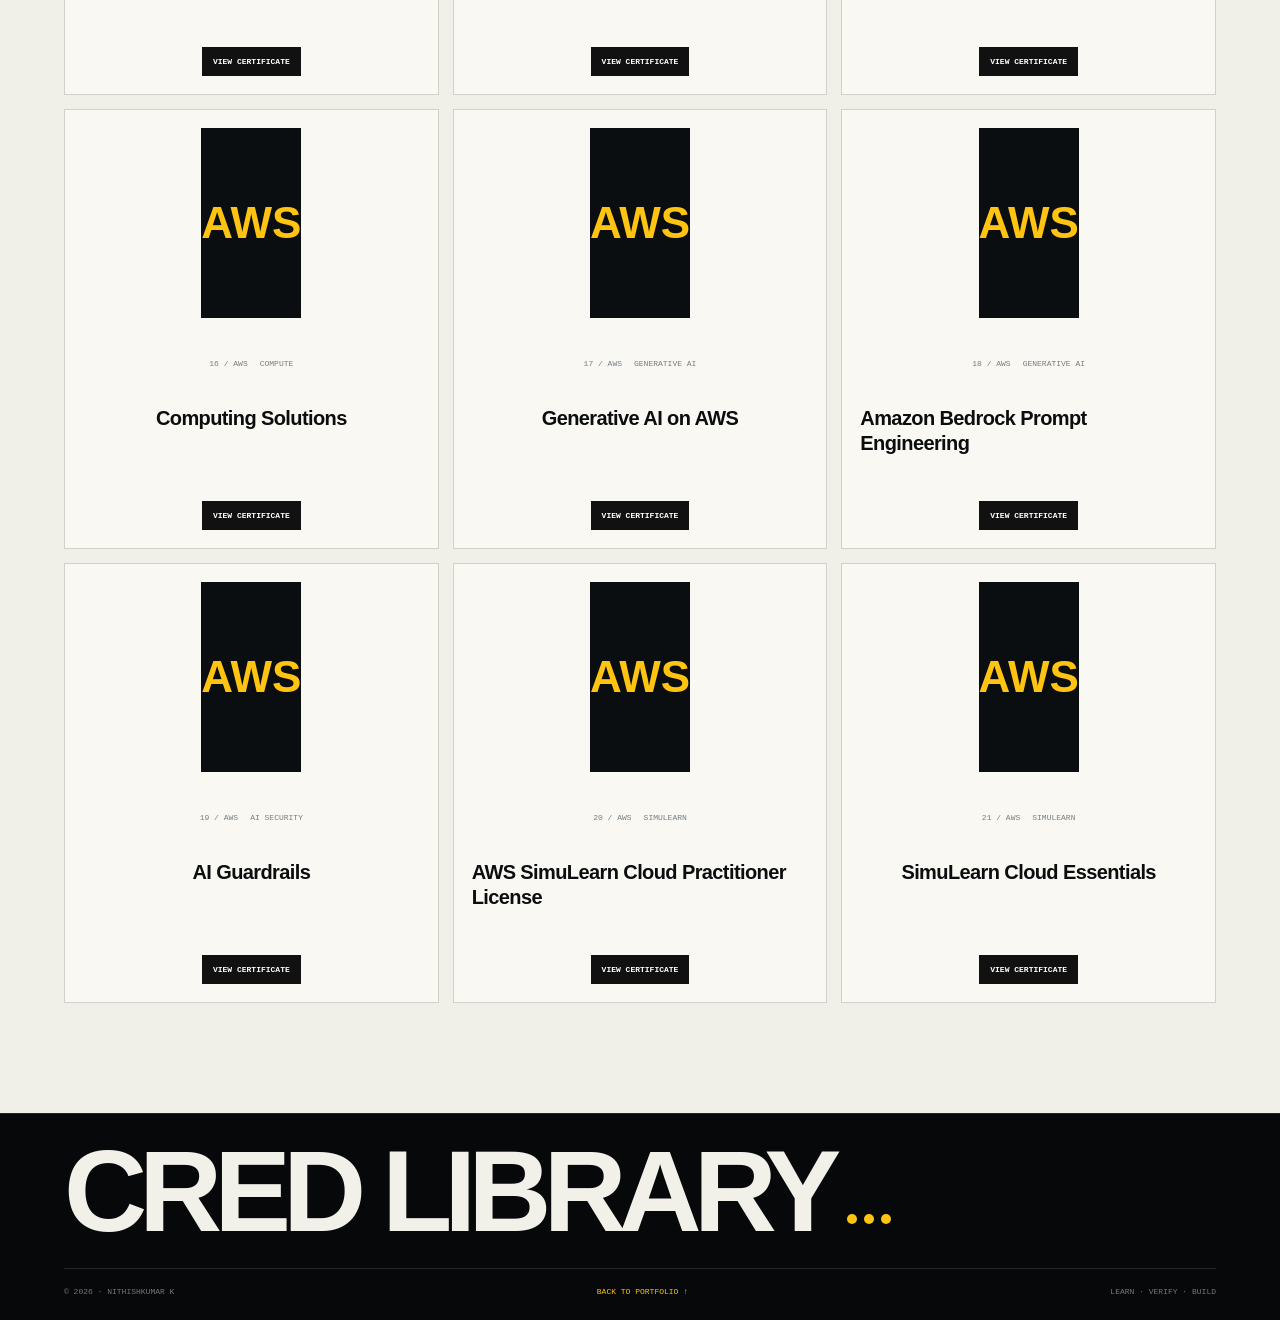
<file: cred-library.html>
<!doctype html>
<html lang="en">
<head>
  <meta charset="utf-8">
  <meta name="viewport" content="width=device-width,initial-scale=1">
  <meta name="theme-color" content="#0a0a0a">
  <meta name="description" content="NITHISHKUMAR K credential library - AWS certificates, badges and database learning proof.">
  <title>Cred Library — NITHISHKUMAR K</title>
  <link rel="icon" href="favicon.svg" type="image/svg+xml">
  <link rel="stylesheet" href="styles.css">
</head>
<body class="cred-library-page">

  <div class="cloud-cursor" id="cloudCursor" aria-hidden="true">
    <div class="cloud-shell" id="cloudShell">
      <svg viewBox="0 0 64 44" aria-hidden="true">
        <path class="cloud-outline"
          d="M18 34 H46 C53 34 58 29 58 23 C58 17 53 12 47 12 C45 6 40 3 34 3 C27 3 22 7 20 13 C13 13 7 18 7 25 C7 30 12 34 18 34Z"/>
      </svg>
    </div>
    <div class="cloud-dot"></div>
    <div class="cloud-label" id="cloudLabel">OPEN</div>
  </div>

  <div class="noise" aria-hidden="true"></div>

  <header class="site-header" id="top">
    <a class="brand" href="index.html">
      <span class="brand-box">NK</span>
      <span class="brand-copy"><b>NITHISHKUMAR K</b><small>CREDENTIAL LIBRARY</small></span>
    </a>
    <nav class="nav cred-page-nav">
      <a href="index.html">PORTFOLIO</a>
      <a href="#library">ALL CREDENTIALS</a>
    </nav>
    <a class="header-cta" href="index.html#contact">LET'S TALK ↗</a>
  </header>

  <main>
    <section class="cred-library-hero">
      <div class="section-label">CRED LIBRARY / VERIFIED LEARNING</div>
      <h1>CERTIFICATES,<br><span>BADGES & PROOF.</span></h1>
      <p>
        AWS training certificates, digital badges and verified database learning credentials collected in one place.
      </p>
      <div class="cred-library-stats">
        <div><span>LIBRARY</span><b id="libraryCount">0</b><small>credentials</small></div>
        <div><span>FOCUS</span><b>AWS</b><small>cloud / devops</small></div>
        <div><span>PROOF</span><b>PDF + BADGE</b><small>direct evidence</small></div>
      </div>
    </section>

    <section class="section cred-library-full" id="library">
      <div class="cred-library-toolbar">
        <div>
          <div class="section-label">ALL CREDENTIALS</div>
          <h2>LEARNING EVIDENCE</h2>
        </div>
        <input id="credSearch" class="cred-search" type="search" placeholder="Search AWS, networking, database...">
      </div>
      <div class="cred-library-grid" id="credLibraryGrid" aria-live="polite"></div>
    </section>
  </main>

  <div class="credential-modal" id="credentialModal" hidden>
    <div class="credential-modal-backdrop" data-close-credential></div>
    <div class="credential-modal-card" role="dialog" aria-modal="true" aria-labelledby="credentialModalTitle">
      <button class="credential-modal-close" type="button" data-close-credential>×</button>
      <div class="credential-modal-media" id="credentialModalMedia"></div>
      <div class="credential-modal-copy">
        <span id="credentialModalIssuer"></span>
        <h2 id="credentialModalTitle"></h2>
        <div class="credential-modal-actions" id="credentialModalActions"></div>
      </div>
    </div>
  </div>

  <footer>
    <div class="footer-signoff">
      <div class="footer-name">CRED LIBRARY</div>
      <div class="footer-dots" aria-hidden="true"><i></i><i></i><i></i></div>
    </div>
    <div class="footer-bottom">
      <span>© 2026 · NITHISHKUMAR K</span>
      <a href="index.html">BACK TO PORTFOLIO ↑</a>
      <span>LEARN · VERIFY · BUILD</span>
    </div>
  </footer>

  <script src="credentials-data.js"></script>
  <script src="app.js"></script>
</body>
</html>
</file>
<file: styles.css>
/* ===== NITHISHKUMAR K / FULL PORTFOLIO V3 ===== */
:root{
  --black:#070809;
  --black2:#0d0f11;
  --panel:#101316;
  --white:#f4f3ee;
  --paper:#e9e8df;
  --ink:#111214;
  --muted:#858b8f;
  --muted2:#a9adaf;
  --line:rgba(255,255,255,.12);
  --lineLight:rgba(10,10,10,.16);
  --yellow:#ffc312;
  --lime:#e7f15a;
  --red:#e21812;
  --cyan:#66e4ff;
  --violet:#9c83ff;
  --green:#8fff9f;
  --orange:#ff8451;
  --mono:"Courier New",monospace;
  --sans:Inter,Arial,Helvetica,sans-serif;
  --display:"Arial Black","Arial Narrow",Impact,sans-serif;
}

*{box-sizing:border-box}
html{scroll-behavior:smooth}
body{margin:0;background:var(--black);color:var(--white);font-family:var(--sans);overflow-x:hidden}
a{color:inherit;text-decoration:none}
button{font:inherit}
::selection{background:var(--yellow);color:#080808}

.noise{position:fixed;inset:0;pointer-events:none;z-index:9999;opacity:.07;mix-blend-mode:soft-light;background-image:url("data:image/svg+xml,%3Csvg viewBox='0 0 180 180' xmlns='http://www.w3.org/2000/svg'%3E%3Cfilter id='n'%3E%3CfeTurbulence type='fractalNoise' baseFrequency='.9' numOctaves='4' stitchTiles='stitch'/%3E%3C/filter%3E%3Crect width='100%25' height='100%25' filter='url(%23n)' opacity='.55'/%3E%3C/svg%3E")}
.cursor{position:fixed;z-index:9998;width:18px;height:18px;border-radius:50%;background:var(--yellow);pointer-events:none;transform:translate(-50%,-50%);display:grid;place-items:center;transition:width .18s,height .18s,background .18s;mix-blend-mode:difference}
.cursor span{opacity:0;color:#000;font:700 8px var(--mono);transition:opacity .15s}
.cursor.big{width:68px;height:68px;mix-blend-mode:normal}.cursor.big span{opacity:1}

.site-header{height:78px;position:fixed;top:0;left:0;right:0;z-index:100;background:rgba(7,8,9,.83);backdrop-filter:blur(18px);border-bottom:1px solid var(--line);display:grid;grid-template-columns:1fr auto 1fr;align-items:center;padding:0 40px}
.brand{display:flex;align-items:center;gap:11px;width:max-content}.brand-box{width:42px;height:42px;background:var(--white);color:#090a0b;border-radius:10px;display:grid;place-items:center;font:900 11px var(--display)}.brand-copy{display:grid;gap:2px}.brand-copy b{font-size:12px;letter-spacing:.06em}.brand-copy small{font:8px var(--mono);color:#777f84;letter-spacing:.08em}
.nav{display:flex;gap:26px;align-items:center}.nav a{font:700 9px var(--mono);letter-spacing:.06em;color:#c3c6c7;position:relative}.nav a:after{content:"";position:absolute;height:1px;left:0;right:100%;bottom:-8px;background:var(--yellow);transition:.25s}.nav a:hover:after{right:0}.nav .resume-nav{color:var(--yellow)}
.header-cta{justify-self:end;border:1px solid rgba(255,255,255,.28);border-radius:999px;padding:11px 16px;font:700 9px var(--mono);letter-spacing:.06em;transition:.25s}.header-cta:hover{background:var(--yellow);border-color:var(--yellow);color:#090909}
.mobile-menu{display:none;background:transparent;border:1px solid var(--line);color:white;border-radius:999px;padding:9px 13px;font:700 9px var(--mono)}

.hero{padding-top:78px;min-height:100vh;background:radial-gradient(circle at 80% 25%,rgba(226,24,18,.16),transparent 28%),radial-gradient(circle at 30% 80%,rgba(255,195,18,.06),transparent 35%),var(--black)}
.hero-grid{min-height:calc(100vh - 118px);display:grid;grid-template-columns:minmax(0,1fr) minmax(440px,46vw);gap:56px;align-items:center;padding:54px 5vw 42px}
.eyebrow{display:flex;align-items:center;gap:9px;font:700 9px var(--mono);letter-spacing:.06em;color:#aeb3b5}.live-dot{width:8px;height:8px;background:var(--green);border-radius:50%;box-shadow:0 0 18px var(--green)}
.hero-copy h1{font-family:var(--display);font-size:clamp(66px,8.4vw,150px);line-height:.75;letter-spacing:-.075em;margin:32px 0 27px;text-transform:uppercase}.hero-copy h1 span{display:block}.hero-copy h1 .stroke{color:transparent;-webkit-text-stroke:2px var(--white)}
.hero-role{font:900 clamp(22px,2.2vw,38px) var(--display);letter-spacing:-.035em;margin:0 0 24px}.hero-role b{color:var(--yellow)}
.hero-summary{max-width:660px;color:#a4a9ac;font-size:16px;line-height:1.85;margin:0}
.hero-actions{display:flex;gap:11px;flex-wrap:wrap;margin-top:32px}.button{display:inline-flex;align-items:center;justify-content:center;min-height:44px;padding:0 16px;border-radius:999px;font:700 9px var(--mono);letter-spacing:.055em;border:1px solid transparent;transition:transform .22s,background .22s,color .22s,border .22s}.button:hover{transform:translateY(-2px)}.button-primary{background:var(--yellow);color:#0b0b0b}.button-outline{border-color:rgba(255,255,255,.28)}.button-outline:hover{background:white;color:#0b0b0b}.button-outline.light{border-color:rgba(255,255,255,.24)}.button-disabled{border-color:var(--line);color:#697075;pointer-events:none}
.hero-meta{display:grid;grid-template-columns:repeat(3,1fr);gap:0;border-top:1px solid var(--line);margin-top:48px;padding-top:21px}.hero-meta>div{display:grid;gap:8px;padding-right:18px}.hero-meta>div+div{border-left:1px solid var(--line);padding-left:18px}.hero-meta span{font:8px var(--mono);color:#6f777c}.hero-meta strong{font-size:11px;line-height:1.4}
.hero-art{margin:0;position:relative;border:1px solid rgba(255,255,255,.18);border-radius:30px;overflow:hidden;background:#121212;box-shadow:0 40px 90px rgba(0,0,0,.45);transform:translateZ(0)}.hero-art:before{content:"";position:absolute;inset:0;z-index:2;box-shadow:inset 0 0 0 1px rgba(255,255,255,.06);pointer-events:none;border-radius:inherit}.hero-art img{display:block;width:100%;height:auto;aspect-ratio:1122/1402;object-fit:cover}.hero-art figcaption{height:42px;display:flex;justify-content:space-between;align-items:center;padding:0 14px;background:#0a0b0c;border-top:1px solid var(--line);font:8px var(--mono);color:#737a7e;letter-spacing:.05em}
.hero-strip{height:40px;border-top:1px solid var(--line);border-bottom:1px solid var(--line);overflow:hidden;background:var(--yellow);color:#080808}.marquee{height:100%;display:flex;align-items:center;width:max-content;animation:marquee 30s linear infinite}.marquee span{font:900 10px var(--mono);white-space:nowrap;padding-right:34px}@keyframes marquee{to{transform:translateX(-50%)}}

.section{padding:110px 5vw}.section-label{font:700 9px var(--mono);letter-spacing:.08em;color:#777e82;margin-bottom:55px}.section-label.dark{color:#5f6569}
.display{font-family:var(--display);font-size:clamp(62px,8.2vw,142px);line-height:.78;letter-spacing:-.07em;margin:0}.display span{color:transparent;-webkit-text-stroke:1.5px currentColor}
.about{background:var(--black)}.about-grid{display:grid;grid-template-columns:1.15fr .85fr;gap:7vw;align-items:start}.about-copy{padding-top:12px}.about-copy .lead{font-size:clamp(22px,2.3vw,35px);line-height:1.35;color:white;margin:0 0 28px}.about-copy>p:not(.lead){font-size:15px;line-height:1.85;color:#9da3a6;margin:0}.about-facts{margin-top:48px;border-top:1px solid var(--line)}.about-facts>div{padding:19px 0;border-bottom:1px solid var(--line);display:grid;grid-template-columns:150px 1fr;gap:10px}.about-facts span{font:8px var(--mono);color:#6f767a}.about-facts b{font-size:13px}.about-facts small{grid-column:2;color:#747b80;font-size:10px}

.stack{background:var(--paper);color:var(--ink)}.stack-head{display:flex;align-items:flex-end;justify-content:space-between;gap:40px;margin-bottom:70px}.stack-head p{max-width:420px;color:#52575a;line-height:1.7;font-size:14px}.stack-grid{display:grid;grid-template-columns:repeat(3,1fr);border-top:1px solid var(--lineLight);border-left:1px solid var(--lineLight)}.stack-card{min-height:330px;border-right:1px solid var(--lineLight);border-bottom:1px solid var(--lineLight);padding:28px;position:relative;overflow:hidden;transition:.3s}.stack-card:hover{background:#121315;color:white}.stack-card:hover p,.stack-card:hover .stack-num{color:#8f969a}.stack-num{font:9px var(--mono);color:#707477}.stack-card h3{font:900 28px var(--display);letter-spacing:-.035em;max-width:260px;margin:68px 0 18px}.stack-card p{color:#54595c;font-size:13px;line-height:1.7;max-width:330px}.stack-mark{position:absolute;right:-10px;bottom:-28px;font:900 98px var(--display);letter-spacing:-.08em;color:rgba(0,0,0,.055)}.stack-card:hover .stack-mark{color:rgba(255,195,18,.16)}

.projects{background:var(--black)}.projects-head{max-width:1040px;margin-bottom:70px}.projects-head>p{max-width:760px;color:#9ca2a5;line-height:1.85;margin:35px 0 0 13vw}.project{padding:70px 0 100px;border-top:1px solid var(--line)}.project-info{display:grid;grid-template-columns:100px minmax(0,900px);column-gap:35px;margin-bottom:45px}.project-topline{grid-column:1;grid-row:1/7;display:flex;flex-direction:column;gap:14px;font:8px var(--mono);color:#6e767a;padding-top:8px}.status{width:max-content;padding:6px 8px;border-radius:999px}.status.complete{color:var(--green);background:rgba(143,255,159,.07)}.status.progress{color:var(--orange);background:rgba(255,132,81,.08)}.project-info h3{grid-column:2;font:900 clamp(54px,6.8vw,116px) var(--display);letter-spacing:-.065em;line-height:.82;margin:0 0 25px}.project-info>p{grid-column:2;max-width:800px;color:#9fa5a7;line-height:1.8;font-size:15px;margin:0}.chips{grid-column:2;display:flex;flex-wrap:wrap;gap:7px;margin-top:23px}.chips span{font:700 8px var(--mono);border:1px solid var(--line);border-radius:999px;padding:7px 9px;color:#9da3a6}.project-links{grid-column:2;display:flex;gap:9px;flex-wrap:wrap;margin-top:25px}

.architecture-board{border:1px solid var(--line);border-radius:28px;background:radial-gradient(circle at 65% 30%,rgba(102,228,255,.06),transparent 30%),#080b0e;overflow:hidden;position:relative}.architecture-board:before{content:"";position:absolute;inset:0;pointer-events:none;background-image:linear-gradient(rgba(255,255,255,.035) 1px,transparent 1px),linear-gradient(90deg,rgba(255,255,255,.035) 1px,transparent 1px);background-size:28px 28px;mask-image:linear-gradient(to bottom,#000,transparent 95%)}.arch-title{height:45px;padding:0 16px;position:relative;z-index:2;display:flex;align-items:center;justify-content:space-between;border-bottom:1px solid var(--line);font:8px var(--mono);letter-spacing:.06em;color:#727b80}.arch-svg{position:relative;z-index:1;display:block;width:100%;height:auto;padding:10px}.architecture-board.large .arch-svg{min-height:520px}.arch-flow{position:relative;z-index:2;border-top:1px solid var(--line);padding:15px 17px;font:8px var(--mono);color:#7f888d;display:flex;gap:7px;flex-wrap:wrap}.arch-flow b{color:#d7dfe1}.arch-flow i{font-style:normal;color:var(--cyan)}.arch-flow span{color:var(--yellow);margin:0 6px}

.arch-svg text{fill:#e8eef0;font:700 11px var(--mono);text-anchor:middle}.arch-svg .svg-label{text-anchor:start;fill:#778288;font-size:9px;letter-spacing:.07em}.arch-svg .svg-small{text-anchor:start;fill:#69747a;font-size:8px}.arch-svg .node-sub{fill:#7c878c;font-size:8px}
.node rect{fill:#0b1115;stroke:rgba(102,228,255,.36);stroke-width:1.2}.node.main rect{fill:rgba(102,228,255,.08);stroke:var(--cyan)}.node.warm rect{fill:rgba(255,195,18,.07);stroke:rgba(255,195,18,.65)}.node.dbnode rect{fill:rgba(156,131,255,.08);stroke:rgba(156,131,255,.7)}.node.side rect{stroke:rgba(255,255,255,.17)}.node.good rect{fill:rgba(143,255,159,.07);stroke:rgba(143,255,159,.72)}.mini-node rect{fill:#0b1115;stroke:rgba(255,255,255,.18)}.mini-node text{font-size:9px}.mini-node.warm-mini rect{stroke:rgba(255,195,18,.55);fill:rgba(255,195,18,.05)}.mini-node.main-mini rect{stroke:var(--cyan);fill:rgba(102,228,255,.06)}
.cloud-boundary,.az-boundary,.subnet,.asg,.resource-box{fill:rgba(255,255,255,.012);stroke:rgba(255,255,255,.14);stroke-dasharray:5 7}.az-boundary{stroke:rgba(255,255,255,.09)}.subnet.public{stroke:rgba(255,195,18,.30)}.subnet.private{stroke:rgba(102,228,255,.25)}.subnet.db{stroke:rgba(156,131,255,.28)}.asg{stroke:rgba(102,228,255,.38)}.resource-box{stroke:rgba(156,131,255,.22)}
.flow{fill:none;stroke-width:1.45;stroke-dasharray:8 7}.flow.request{stroke:var(--cyan);opacity:.55}.flow.control{stroke:rgba(255,255,255,.24);opacity:.6}.flow.replicate{stroke:var(--violet);opacity:.7}.flow.outbound{stroke:var(--yellow);opacity:.38}.packet{filter:drop-shadow(0 0 7px currentColor)}.packet.cyan{fill:var(--cyan);color:var(--cyan)}.packet.violet{fill:var(--violet);color:var(--violet)}.packet.warm{fill:var(--yellow);color:var(--yellow)}

.research{background:var(--yellow);color:#0b0b0b}.research-grid{display:grid;grid-template-columns:.9fr 1.1fr;gap:6vw;align-items:center}.research-kicker{font:700 9px var(--mono);letter-spacing:.08em}.research-copy h2{font:900 clamp(70px,9vw,150px) var(--display);line-height:.75;letter-spacing:-.075em;margin:28px 0}.research-copy h2 span{color:transparent;-webkit-text-stroke:2px #0b0b0b}.research-copy>p:not(.research-kicker){max-width:560px;line-height:1.8;color:#333}.darkchips{margin-top:25px}.darkchips span{border-color:rgba(0,0,0,.2);color:#111}
.shield-board{background:#090a0c;color:white;border-radius:30px;padding:30px;border:1px solid rgba(0,0,0,.15);box-shadow:0 35px 70px rgba(0,0,0,.18)}.shield-row{border:1px solid var(--line);border-radius:16px;padding:16px;display:grid;grid-template-columns:35px 1fr auto;gap:12px;align-items:center}.shield-row span,.shield-row em{font:8px var(--mono);color:#798086}.shield-row em{font-style:normal}.shield-row b{font-size:12px}.shield-arrow{text-align:center;color:#777;padding:8px 0}.shield-core{border:1px solid rgba(156,131,255,.55);background:radial-gradient(circle,rgba(156,131,255,.15),transparent 60%);border-radius:28px;padding:30px;text-align:center}.shield-core small{font:8px var(--mono);color:#9b92c8}.shield-core strong{display:block;font:900 58px/0.82 var(--display);letter-spacing:-.05em;margin:18px 0}.shield-checks{display:flex;justify-content:center;flex-wrap:wrap;gap:6px}.shield-checks span{font:7px var(--mono);border:1px solid rgba(255,255,255,.12);border-radius:999px;padding:6px}.shield-split{display:grid;grid-template-columns:1fr 1fr;gap:10px;margin-top:15px}.shield-split>div{border-radius:15px;padding:17px}.shield-split small{font:7px var(--mono)}.shield-split b{font:900 30px var(--display);display:block;margin-top:5px}.allow{background:rgba(143,255,159,.13);border:1px solid rgba(143,255,159,.35);color:var(--green)}.block{background:rgba(255,132,81,.11);border:1px solid rgba(255,132,81,.35);color:var(--orange)}

.principles{background:var(--black)}.principle-grid{display:grid;grid-template-columns:repeat(4,1fr);margin-top:70px;border-top:1px solid var(--line);border-left:1px solid var(--line)}.principle-grid article{padding:28px;min-height:290px;border-right:1px solid var(--line);border-bottom:1px solid var(--line)}.principle-grid span{font:8px var(--mono);color:#71797e}.principle-grid h3{font:900 28px/1 var(--display);letter-spacing:-.03em;margin:70px 0 18px}.principle-grid p{color:#858d91;line-height:1.7;font-size:12px}

.journey{background:var(--paper);color:var(--ink)}.journey-head{display:flex;align-items:flex-end;justify-content:space-between;gap:40px}.journey-head>p{max-width:390px;color:#555b5e;font-size:13px;line-height:1.7}.timeline{max-width:1050px;margin:80px auto 0;position:relative}.timeline-line{position:absolute;left:34px;top:0;bottom:0;width:1px;background:rgba(0,0,0,.15)}.timeline-line i{display:block;width:1px;height:0;background:#111;transition:height .2s}.timeline-item{display:grid;grid-template-columns:70px 1fr;gap:25px;padding:0 0 65px;position:relative}.timeline-item>span{width:70px;height:70px;border-radius:50%;background:#111;color:white;display:grid;place-items:center;font:8px var(--mono);z-index:2}.timeline-item small{font:8px var(--mono);color:#767b7d}.timeline-item h3{font:900 clamp(31px,4vw,58px) var(--display);letter-spacing:-.045em;margin:10px 0 10px}.timeline-item p{color:#606567;font-size:13px;line-height:1.6;margin:0;max-width:620px}

.credentials{background:var(--black)}.credentials-head{margin-bottom:60px}.credential-list{border-top:1px solid var(--line)}.credential{display:grid;grid-template-columns:130px 1fr 140px;gap:25px;align-items:center;padding:25px 0;border-bottom:1px solid var(--line);transition:.25s}.credential:hover{padding-left:14px;background:rgba(255,255,255,.025)}.credential span,.credential em{font:8px var(--mono);color:#757e82}.credential em{font-style:normal;text-align:right}.credential h3{font:700 clamp(20px,2.2vw,35px) var(--sans);letter-spacing:-.03em;margin:0}

.education{background:var(--yellow);color:#0b0b0b}.education-grid{display:grid;grid-template-columns:1.1fr .9fr;gap:7vw}.edu-main span{font:9px var(--mono)}.edu-main h2{font:900 clamp(55px,7vw,115px)/.82 var(--display);letter-spacing:-.065em;margin:32px 0}.edu-main p{font-size:16px;max-width:540px}.edu-main strong{display:block;margin-top:28px;font:900 25px var(--display)}.participation{border-top:1px solid rgba(0,0,0,.2)}.participation>div{padding:24px 0;border-bottom:1px solid rgba(0,0,0,.2)}.participation span{font:900 20px var(--display)}.participation p{font-size:12px;color:#4b4b42}

.contact{background:var(--black);padding-bottom:60px}.contact-top{display:flex;justify-content:space-between;gap:30px;align-items:start}.contact-top p{font:700 10px var(--mono);color:#838b8f;max-width:380px;line-height:1.6;text-align:right}.contact-title{font:900 clamp(110px,20vw,330px)/.62 var(--display);letter-spacing:-.09em;margin:70px 0 110px}.contact-title span{color:var(--yellow)}.contact-grid{display:grid;grid-template-columns:repeat(5,1fr);border-top:1px solid var(--line);border-left:1px solid var(--line)}.contact-grid a{min-height:190px;padding:20px;border-right:1px solid var(--line);border-bottom:1px solid var(--line);display:flex;flex-direction:column;transition:.25s}.contact-grid a:hover{background:var(--yellow);color:#0a0a0a}.contact-grid span{font:8px var(--mono);color:#6f787d}.contact-grid b{font:900 26px var(--display);margin:auto 0}.contact-grid em{font:8px var(--mono);font-style:normal;color:#8c9497;white-space:nowrap;overflow:hidden;text-overflow:ellipsis}.contact-grid a:hover span,.contact-grid a:hover em{color:#333}

footer{background:var(--black);border-top:1px solid var(--line);padding:30px 5vw 24px}.footer-name{font:900 clamp(70px,14vw,230px)/.8 var(--display);letter-spacing:-.08em;color:#f1f0e9;white-space:nowrap}.footer-bottom{display:flex;justify-content:space-between;gap:25px;border-top:1px solid var(--line);padding-top:18px;margin-top:30px;font:8px var(--mono);color:#71797d}.footer-bottom a{color:var(--yellow)}

.reveal{opacity:0;transform:translateY(32px);transition:opacity .8s cubic-bezier(.16,1,.3,1),transform .8s cubic-bezier(.16,1,.3,1)}.reveal.visible{opacity:1;transform:none}

@media(max-width:1150px){
  .site-header{grid-template-columns:1fr auto;padding:0 24px}.nav{display:none;position:absolute;top:78px;left:0;right:0;background:#0a0b0c;border-bottom:1px solid var(--line);padding:24px;flex-direction:column;align-items:flex-start}.nav.open{display:flex}.header-cta{display:none}.mobile-menu{display:block;justify-self:end}
  .hero-grid{grid-template-columns:1fr 43vw;gap:30px;padding-left:4vw;padding-right:4vw}.hero-meta{grid-template-columns:1fr}.hero-meta>div{padding:10px 0}.hero-meta>div+div{border-left:0;border-top:1px solid var(--line);padding-left:0}
  .stack-grid{grid-template-columns:1fr 1fr}.research-grid{grid-template-columns:1fr}.principle-grid{grid-template-columns:1fr 1fr}.contact-grid{grid-template-columns:1fr 1fr}.contact-grid a:last-child{grid-column:1/-1}
}
@media(max-width:820px){
  .cursor{display:none}.section{padding:80px 22px}.hero-grid{grid-template-columns:1fr;padding:48px 22px 42px;min-height:auto}.hero-copy h1{font-size:clamp(70px,20vw,125px)}.hero-art{max-width:610px;width:100%;margin:15px auto 0}.hero-meta{margin-top:35px}
  .about-grid,.education-grid{grid-template-columns:1fr}.about-copy{padding-top:25px}.stack-head,.journey-head{display:block}.stack-head p,.journey-head>p{margin-top:30px}.stack-grid{grid-template-columns:1fr}.stack-card{min-height:250px}.stack-card h3{margin-top:48px}
  .projects-head>p{margin-left:0}.project{padding:50px 0 70px}.project-info{grid-template-columns:1fr}.project-topline{grid-column:1;grid-row:auto;flex-direction:row;justify-content:space-between;margin-bottom:14px}.project-info h3,.project-info>p,.chips,.project-links{grid-column:1}.architecture-board{overflow-x:auto}.arch-title,.arch-svg,.arch-flow{min-width:860px}.architecture-board.large .arch-svg{min-height:0}.tier-svg{width:1080px}.simple-svg,.cf-svg,.rag-svg{width:900px}
  .principle-grid{grid-template-columns:1fr}.journey .display{font-size:clamp(58px,17vw,100px)}.credential{grid-template-columns:90px 1fr}.credential em{display:none}.contact-top{display:block}.contact-top p{text-align:left;margin-top:18px}.contact-title{font-size:31vw;margin:60px 0 80px}.contact-grid{grid-template-columns:1fr}.contact-grid a:last-child{grid-column:auto}.footer-name{white-space:normal;font-size:19vw}.footer-bottom{flex-direction:column}
}
@media(max-width:520px){
  .site-header{height:68px;padding:0 14px}.brand-copy{display:none}.nav{top:68px}.hero{padding-top:68px}.hero-grid{padding:38px 14px}.eyebrow{font-size:7px}.hero-summary{font-size:14px}.button{width:100%}.hero-art{border-radius:20px}.hero-art figcaption{font-size:6.5px}.section{padding:70px 14px}.section-label{margin-bottom:36px}.display{font-size:17vw}.about-facts>div{grid-template-columns:1fr}.about-facts small{grid-column:1}.project-info h3{font-size:15vw}.project-topline{font-size:7px;gap:8px}.status{font-size:6.5px}.research-copy h2{font-size:22vw}.shield-core strong{font-size:13vw}.shield-split{grid-template-columns:1fr}.timeline{margin-top:55px}.timeline-line{left:27px}.timeline-item{grid-template-columns:55px 1fr;gap:15px}.timeline-item>span{width:55px;height:55px}.credential{grid-template-columns:1fr;gap:8px}.credential h3{font-size:22px}.contact-grid a{min-height:150px}
}
@media(prefers-reduced-motion:reduce){html{scroll-behavior:auto}.marquee{animation:none}.reveal{opacity:1;transform:none;transition:none}.packet{display:none}}


/* ===== V3 PATCHES ===== */
.hero-grid,
.about-grid,
.stack-head,
.stack-grid,
.projects-head,
.project,
.research-grid,
.principle-grid,
.journey-head,
.timeline,
.credentials-head,
.credential-list,
.education-grid,
.contact-top,
.contact-title,
.contact-grid,
.footer-signoff,
.footer-bottom{
  max-width: 1440px;
  margin-left: auto;
  margin-right: auto;
}

.hero-copy h1{
  font-size: clamp(62px, 8vw, 138px);
  line-height: .80;
}
.hero-summary{
  max-width: 640px;
}
.hero-art.hero-portrait{
  min-height: 700px;
  display:flex;
  flex-direction:column;
  justify-content:flex-end;
  background:
    radial-gradient(circle at 70% 18%, rgba(255,201,31,.18), transparent 26%),
    linear-gradient(180deg, #101113 0%, #08090a 100%);
}
.hero-art.hero-portrait::after{
  content:"";
  position:absolute;
  inset:0;
  background:
    linear-gradient(rgba(255,255,255,.03) 1px, transparent 1px),
    linear-gradient(90deg, rgba(255,255,255,.03) 1px, transparent 1px);
  background-size: 26px 26px;
  opacity:.35;
  pointer-events:none;
}
.hero-word-stack{
  position:absolute;
  inset:30px 28px auto 28px;
  z-index:1;
  display:flex;
  flex-direction:column;
  gap:0;
}
.hero-word-stack span{
  font:900 clamp(80px, 10vw, 150px)/.78 var(--display);
  letter-spacing:-.08em;
  color:var(--yellow);
  text-transform:uppercase;
  text-shadow: 2px 2px 0 rgba(255,255,255,.22);
}
.hero-art.hero-portrait img{
  position:relative;
  z-index:2;
  width:min(88%, 560px);
  height:auto;
  object-fit:contain;
  margin:110px auto 0;
}
.hero-art.hero-portrait figcaption{
  position:relative;
  z-index:3;
  margin-top:auto;
}

.section-title-compact{
  font-size: clamp(54px, 6.8vw, 104px);
  line-height: .84;
  max-width: 10ch;
}
.stack-head{
  align-items:flex-start;
}
.stack-head p{
  margin-top: 18px;
}
.projects-head > p{
  margin:24px 0 0;
  max-width: 760px;
}
.project{
  padding:60px 0 84px;
}
.project-info{
  grid-template-columns: 84px minmax(0, 1fr);
  column-gap: 28px;
}
.project-info h3{
  font-size: clamp(42px, 5.5vw, 92px);
}
.project-info > p{
  max-width: 760px;
}
.architecture-board.large .arch-svg{
  min-height: 460px;
}
.architecture-board{
  width:100%;
}

.contact-title{
  font-size: clamp(88px, 16vw, 250px);
  line-height: .70;
  margin: 52px auto 82px;
  max-width: 1440px;
}

footer{
  overflow:hidden;
}
.footer-signoff{
  display:flex;
  align-items:flex-end;
  gap:16px;
  flex-wrap:wrap;
}
.footer-name{
  font:900 clamp(64px, 11vw, 180px)/.82 var(--display);
  letter-spacing:-.075em;
  color:#f1f0e9;
  white-space:normal;
  overflow-wrap:anywhere;
  flex:0 1 auto;
}
.footer-dots{
  display:inline-flex;
  gap:8px;
  padding-bottom:18px;
}
.footer-dots i{
  width:10px;
  height:10px;
  border-radius:50%;
  background:var(--yellow);
  animation: footerDot 1.4s infinite ease-in-out;
}
.footer-dots i:nth-child(2){ animation-delay:.18s; }
.footer-dots i:nth-child(3){ animation-delay:.36s; }

@keyframes footerDot{
  0%, 80%, 100% { opacity:.25; transform:translateY(0); }
  40% { opacity:1; transform:translateY(-4px); }
}

@media(max-width:1024px){
  .hero-art.hero-portrait{
    min-height: 620px;
  }
  .hero-word-stack span{
    font-size: clamp(72px, 12vw, 124px);
  }
}

@media(max-width:900px){
  .section-title-compact{
    max-width:none;
  }
}

@media(max-width:760px){
  .hero-art.hero-portrait{
    min-height: 520px;
  }
  .hero-word-stack{
    inset:20px 18px auto 18px;
  }
  .hero-art.hero-portrait img{
    width:min(92%, 420px);
    margin-top:85px;
  }
  .contact-title{
    margin: 40px auto 64px;
  }
  .footer-signoff{
    gap:10px;
  }
  .footer-dots{
    padding-bottom:10px;
  }
  .footer-dots i{
    width:8px;
    height:8px;
  }
}


/* ===== FINAL CORRECTION PATCH ===== */

/* No floating cursor dot */
.cursor{display:none !important;}

/* Hero uses the exact uploaded replacement image with no added poster text */
.hero-art.hero-portrait{
  min-height:0 !important;
  height:auto !important;
  display:block !important;
  background:#050607 !important;
  border-radius:28px;
  overflow:hidden;
}
.hero-art.hero-portrait::after{
  display:none !important;
}
.hero-art.hero-portrait .hero-word-stack,
.hero-art.hero-portrait figcaption{
  display:none !important;
}
.hero-art.hero-portrait img{
  position:relative !important;
  z-index:1 !important;
  display:block !important;
  width:100% !important;
  max-width:none !important;
  height:auto !important;
  aspect-ratio:auto !important;
  object-fit:contain !important;
  margin:0 !important;
}

/* Clear complete section titles */
.section-title-compact{
  font-size:clamp(50px,6.5vw,100px) !important;
  line-height:.86 !important;
  max-width:none !important;
  letter-spacing:-.06em !important;
}
.section-title-compact span{
  white-space:normal;
}

/* Keep project content completely inside viewport */
.projects{
  overflow:hidden;
}
.projects-head,
.project{
  width:100%;
  max-width:1440px;
  margin-left:auto;
  margin-right:auto;
}
.project-info{
  width:100%;
  min-width:0;
  grid-template-columns:78px minmax(0,1fr) !important;
}
.project-info h3{
  min-width:0;
  overflow-wrap:anywhere;
  font-size:clamp(38px,5vw,84px) !important;
  line-height:.86 !important;
}
.project-info > p{
  width:100%;
  max-width:760px;
}
.architecture-board{
  width:100% !important;
  max-width:100% !important;
  min-width:0 !important;
  overflow:hidden !important;
}
.arch-title,
.arch-flow{
  min-width:0 !important;
  width:100% !important;
  max-width:100% !important;
}
.arch-svg,
.tier-svg,
.simple-svg,
.cf-svg,
.rag-svg{
  display:block !important;
  width:100% !important;
  max-width:100% !important;
  min-width:0 !important;
  height:auto !important;
  padding:10px !important;
}
.architecture-board.large .arch-svg{
  min-height:0 !important;
}

/* Full footer name + animated dots */
footer{
  overflow:hidden;
}
.footer-signoff{
  width:100%;
  max-width:1440px;
  margin:0 auto;
  display:flex;
  align-items:flex-end;
  gap:14px;
  flex-wrap:nowrap;
}
.footer-name{
  flex:0 1 auto;
  min-width:0;
  max-width:calc(100% - 70px);
  white-space:nowrap !important;
  overflow:visible !important;
  overflow-wrap:normal !important;
  font-size:clamp(58px,10vw,155px) !important;
  line-height:.82 !important;
  letter-spacing:-.07em !important;
}
.footer-dots{
  flex:0 0 auto;
  display:flex;
  gap:7px;
  padding-bottom:18px;
}
.footer-dots i{
  display:block;
  width:10px;
  height:10px;
  border-radius:50%;
  background:var(--yellow);
  animation:nkDots 1.25s ease-in-out infinite;
}
.footer-dots i:nth-child(2){animation-delay:.16s}
.footer-dots i:nth-child(3){animation-delay:.32s}
@keyframes nkDots{
  0%,70%,100%{opacity:.25;transform:translateY(0) scale(.85)}
  35%{opacity:1;transform:translateY(-5px) scale(1)}
}

/* Desktop readability */
.stack-head,
.journey-head{
  align-items:flex-start !important;
}
.stack-head p,
.journey-head > p{
  margin-top:16px;
}

/* Tablet/mobile: still no horizontal project scrolling */
@media(max-width:820px){
  .architecture-board{
    overflow:hidden !important;
  }
  .arch-title,
  .arch-svg,
  .arch-flow,
  .tier-svg,
  .simple-svg,
  .cf-svg,
  .rag-svg{
    min-width:0 !important;
    width:100% !important;
    max-width:100% !important;
  }
  .project-info{
    grid-template-columns:1fr !important;
  }
  .project-topline{
    grid-column:1 !important;
    grid-row:auto !important;
  }
  .project-info h3,
  .project-info > p,
  .chips,
  .project-links{
    grid-column:1 !important;
  }
  .footer-signoff{
    flex-wrap:wrap;
  }
  .footer-name{
    max-width:100%;
    white-space:normal !important;
    font-size:clamp(54px,17vw,110px) !important;
  }
  .footer-dots{
    padding-bottom:8px;
  }
}

@media(max-width:520px){
  .hero-art.hero-portrait{
    border-radius:20px;
  }
  .project-info h3{
    font-size:13vw !important;
  }
  .section-title-compact{
    font-size:16vw !important;
  }
}

/* ===== V3.2 USER-REQUESTED FIXES ===== */
.cursor{display:none!important;}

.hero{overflow:hidden}
.hero-grid{
  max-width:1540px;
  grid-template-columns:minmax(0,1.08fr) minmax(420px,.92fr);
  gap:24px;
  padding-right:2.5vw;
}
.hero-copy{position:relative;z-index:5;min-width:0}
.hero-copy h1{
  font-size:clamp(60px,5.65vw,104px)!important;
  line-height:.82!important;
  max-width:100%;
  overflow:visible;
}
.hero-copy h1 span:first-child{white-space:nowrap}

.hero-art.hero-portrait{
  position:relative;
  align-self:end;
  min-height:0!important;
  height:auto!important;
  border:0!important;
  border-radius:0!important;
  background:transparent!important;
  box-shadow:none!important;
  overflow:visible!important;
  margin:0!important;
  display:flex!important;
  align-items:flex-end;
  justify-content:center;
}
.hero-art.hero-portrait::before,
.hero-art.hero-portrait::after{display:none!important}
.hero-art.hero-portrait img{
  display:block!important;
  width:min(100%,680px)!important;
  max-width:680px!important;
  height:auto!important;
  object-fit:contain!important;
  margin:0 auto -1px!important;
  border:0!important;
  border-radius:0!important;
  filter:none!important;
}

.section-title-compact{
  font-size:clamp(50px,6.2vw,96px)!important;
  max-width:none!important;
}

.projects,.project,.architecture-board{max-width:100%}
.project{overflow:hidden}
.project-info{grid-template-columns:72px minmax(0,1fr)!important}
.project-info h3{
  font-size:clamp(38px,4.8vw,80px)!important;
  max-width:100%;
  overflow-wrap:break-word;
}
.architecture-board{
  width:100%!important;
  max-width:100%!important;
  min-width:0!important;
  overflow:hidden!important;
}
.arch-title,.arch-flow{
  min-width:0!important;
  width:100%!important;
  max-width:100%!important;
}
.arch-svg,.tier-svg,.simple-svg,.cf-svg,.rag-svg{
  width:100%!important;
  max-width:100%!important;
  min-width:0!important;
  height:auto!important;
}
.architecture-board.large .arch-svg{min-height:0!important}

/* ActionShield full-width architecture */
.research{padding-top:100px;padding-bottom:100px}
.research-header{
  max-width:1440px;
  margin:0 auto 48px;
  display:grid;
  grid-template-columns:1.05fr .95fr;
  gap:60px;
  align-items:end;
}
.research-header h2{
  font:900 clamp(64px,8vw,128px)/.78 var(--display);
  letter-spacing:-.07em;
  margin:24px 0 0;
}
.research-header h2 span{
  color:transparent;
  -webkit-text-stroke:2px #0b0b0b;
}
.research-summary{
  max-width:600px;
  margin:0 0 4px;
  color:#30322e;
  font-size:17px;
  line-height:1.8;
}
.actionshield-architecture{
  max-width:1440px;
  margin:0 auto;
  border:1px solid rgba(0,0,0,.22);
  border-radius:28px;
  overflow:hidden;
  background:#080a0c;
  color:#f1f3f4;
  box-shadow:0 35px 70px rgba(0,0,0,.16);
}
.as-titlebar{
  min-height:48px;
  padding:0 18px;
  display:flex;
  align-items:center;
  justify-content:space-between;
  gap:20px;
  border-bottom:1px solid rgba(255,255,255,.1);
  font:8px var(--mono);
  color:#798187;
  letter-spacing:.06em;
}
.as-flow{
  padding:34px 26px;
  display:grid;
  grid-template-columns:1fr 34px 1fr 34px 1fr 34px 1.65fr 34px 1fr;
  gap:10px;
  align-items:stretch;
  background:
    radial-gradient(circle at 55% 35%,rgba(156,131,255,.09),transparent 30%),
    linear-gradient(rgba(255,255,255,.025) 1px,transparent 1px),
    linear-gradient(90deg,rgba(255,255,255,.025) 1px,transparent 1px);
  background-size:auto,28px 28px,28px 28px;
}
.as-node,.as-validation{
  min-height:178px;
  border:1px solid rgba(255,255,255,.14);
  border-radius:18px;
  padding:18px;
  display:flex;
  flex-direction:column;
  justify-content:center;
  text-align:center;
}
.as-node small,.as-validation small,.as-outcome small{
  font:7px var(--mono);
  color:#747e84;
}
.as-node strong,.as-validation strong{
  font:900 20px/1 var(--display);
  letter-spacing:-.03em;
  margin:12px 0;
}
.as-node span,.as-validation span,.as-outcome span{
  font-size:10px;
  line-height:1.55;
  color:#929ba0;
}
.as-node.source{border-color:rgba(255,195,18,.45)}
.as-node.agent{border-color:rgba(102,228,255,.35)}
.as-node.decision{border-color:rgba(156,131,255,.52)}
.as-validation{
  border-color:rgba(156,131,255,.58);
  background:rgba(156,131,255,.06);
}
.as-checks{
  margin-top:6px;
  display:grid;
  grid-template-columns:1fr 1fr;
  gap:6px;
}
.as-checks span{
  padding:7px 8px;
  border:1px solid rgba(255,255,255,.11);
  border-radius:999px;
  color:#d5d9dc;
  font:7px var(--mono);
}
.as-arrow{
  display:grid;
  place-items:center;
  color:var(--yellow);
  font:900 28px var(--display);
}
.as-outcomes{
  padding:0 26px 28px;
  display:grid;
  grid-template-columns:1fr 1fr 1.3fr;
  gap:12px;
}
.as-outcome{
  min-height:118px;
  border-radius:17px;
  padding:17px;
  display:flex;
  flex-direction:column;
  justify-content:center;
}
.as-outcome strong{
  display:block;
  font:900 30px var(--display);
  margin:6px 0;
}
.as-outcome.allow{
  background:rgba(143,255,159,.08);
  border:1px solid rgba(143,255,159,.35);
  color:var(--green);
}
.as-outcome.block{
  background:rgba(255,132,81,.08);
  border:1px solid rgba(255,132,81,.35);
  color:var(--orange);
}
.as-outcome.audit{
  background:rgba(102,228,255,.05);
  border:1px solid rgba(102,228,255,.22);
  color:var(--cyan);
}
.as-bottom-flow{
  border-top:1px solid rgba(255,255,255,.1);
  padding:15px 18px;
  display:flex;
  gap:8px;
  flex-wrap:wrap;
  font:8px var(--mono);
  color:#798187;
}
.as-bottom-flow b{color:#e3e7e9}
.as-bottom-flow i{font-style:normal;color:var(--yellow)}
.research-tags{max-width:1440px;margin:22px auto 0}

.footer-signoff{max-width:1440px}
.footer-name{
  max-width:none!important;
  white-space:nowrap!important;
  font-size:clamp(52px,9vw,142px)!important;
}
.footer-dots{padding-bottom:14px!important}

@media(max-width:1100px){
  .hero-grid{grid-template-columns:1fr .82fr}
  .hero-copy h1{font-size:clamp(54px,6.2vw,82px)!important}
  .research-header{grid-template-columns:1fr;gap:24px}
  .as-flow{grid-template-columns:1fr}
  .as-arrow{transform:rotate(90deg);min-height:28px}
  .as-outcomes{grid-template-columns:1fr}
}
@media(max-width:820px){
  .hero-grid{grid-template-columns:1fr;padding-right:22px}
  .hero-copy h1 span:first-child{white-space:normal}
  .hero-art.hero-portrait img{width:min(100%,540px)!important}
  .project-info{grid-template-columns:1fr!important}
  .footer-name{white-space:normal!important;font-size:16vw!important}
}
@media(max-width:520px){
  .hero-copy h1{font-size:16vw!important}
  .as-titlebar{align-items:flex-start;flex-direction:column;padding:14px}
  .as-flow{padding:20px 14px}
  .as-outcomes{padding:0 14px 18px}
}
@media(max-width:820px){
  .hero-quote{
    position:relative;
    top:auto;
    left:auto;
    max-width:100%;
    margin:25px 22px 0;
    font-size:11px;
  }
}
/* HERO PHOTO MANUAL CONTROL */
@media (min-width: 821px) {
  .hero-art.hero-portrait img {
    width: 900px !important;
    max-width: 900px !important;
    height: auto !important;
    margin: 0 auto !important;
    transform: translate(-80px, -35px);
  }
}
..hero-quote{
  position:absolute;
  top:110px;
  left:50%;
  transform:translateX(-50%);

  width:min(90%, 1100px);
  margin:0;

  text-align:center;

  font-family:var(--display);
  font-size:clamp(28px, 3vw, 52px);
  font-weight:900;
  line-height:1.15;
  letter-spacing:-0.03em;

  color:rgba(255,255,255,.92);

  border-left:none;
  padding-left:0;

  z-index:3;
}
.hero-quote{
  position:absolute;
  top:95px;
  left:50%;
  transform:translateX(-50%);

  width:94%;
  max-width:1450px;

  margin:0;
  text-align:center;

  font-family:var(--display);
  font-size:clamp(38px,4vw,64px);
  font-weight:900;
  line-height:1.05;
  letter-spacing:-0.04em;

  color:#f2f1eb;
  z-index:3;
}

.quote-line,
.welcome-line{
  display:block;
}

.welcome-line{
  margin-top:24px;
}

.portfolio-word{
  color:var(--yellow);
}


/* =========================================================
   NK CURSOR — SIGNAL EDITION
========================================================= */

@media (hover:hover) and (pointer:fine){

  html,
  body,
  a,
  button{
    cursor:none !important;
  }

  .nk-cursor-dot{
    position:fixed;
    top:0;
    left:0;
    width:5px;
    height:5px;
    border-radius:50%;
    background:var(--yellow);
    box-shadow:
      0 0 6px rgba(255,195,18,.8),
      0 0 14px rgba(255,195,18,.35);
    pointer-events:none;
    z-index:2147483647;
    opacity:0;
    transform:translate3d(-50%,-50%,0);
    transition:opacity .18s ease, transform .12s ease;
    will-change:transform;
  }

  .nk-cursor-ring{
    position:fixed;
    top:0;
    left:0;
    width:23px;
    height:23px;
    border-radius:50%;
    border:1px solid rgba(255,195,18,.4);
    background:transparent;
    pointer-events:none;
    z-index:2147483646;
    opacity:0;
    transform:translate3d(-50%,-50%,0);
    transition:
      width .25s cubic-bezier(.16,1,.3,1),
      height .25s cubic-bezier(.16,1,.3,1),
      border-color .25s ease,
      box-shadow .25s ease,
      opacity .18s ease,
      transform .12s ease;
    will-change:transform,width,height;
  }

  .nk-cursor-dot.nk-visible,
  .nk-cursor-ring.nk-visible{
    opacity:1;
  }

  .nk-cursor-ring.nk-hover{
    width:36px;
    height:36px;
    border-color:var(--yellow);
    box-shadow:0 0 16px rgba(255,195,18,.16);
  }

  .nk-cursor-dot.nk-click{
    transform:translate3d(-50%,-50%,0) scale(.6);
  }

  .nk-cursor-ring.nk-click{
    transform:translate3d(-50%,-50%,0) scale(.9);
  }

  .nk-cursor-label{
    position:fixed;
    top:0;
    left:0;
    padding:3px 7px;
    border-radius:3px;
    background:var(--yellow);
    color:#0b0b0b;
    font:700 8px var(--mono);
    letter-spacing:.14em;
    white-space:nowrap;
    pointer-events:none;
    z-index:2147483647;
    opacity:0;
    transform:translate3d(-50%,0,0) translateY(2px);
    transition:opacity .16s ease, transform .16s ease;
    will-change:transform;
  }

  .nk-cursor-label.nk-visible{
    opacity:1;
    transform:translate3d(-50%,0,0) translateY(0);
  }
}

@media (hover:none), (pointer:coarse){
  .nk-cursor-dot,
  .nk-cursor-ring,
  .nk-cursor-label{
    display:none !important;
  }
}

/* =========================================================
   V3.4 — NEGATIVE CLOUD SIGNATURE CURSOR
========================================================= */
@media (hover:hover) and (pointer:fine){
  html,body,a,button,.project,.architecture-board,.credential,.cred-card{cursor:none!important}

  .nk-cursor-dot,.nk-cursor-ring,.nk-cursor-label{display:none!important}

  .cloud-cursor{
    position:fixed;left:0;top:0;width:0;height:0;
    pointer-events:none;z-index:999999;
    opacity:0;transition:opacity .15s ease;
    will-change:transform;
  }
  .cloud-cursor.visible{opacity:1}
  .cloud-shell{
    position:absolute;left:0;top:0;width:30px;height:20px;
    transform:translate(-50%,-50%);
    transition:transform .18s ease,filter .18s ease;
    mix-blend-mode:difference;
  }
  .cloud-shell svg{width:100%;height:100%;overflow:visible;display:block}
  .cloud-outline{
    fill:none;stroke:white;stroke-width:1.6;
    stroke-linecap:round;stroke-linejoin:round;
    vector-effect:non-scaling-stroke;
  }
  .cloud-cursor.hover .cloud-shell{
    transform:translate(-50%,-50%) scale(1.22);
    filter:drop-shadow(0 0 5px rgba(255,255,255,.2));
  }
  .cloud-dot{
    position:absolute;width:4px;height:4px;border-radius:50%;
    background:var(--yellow);
    transform:translate(-50%,-50%);
    box-shadow:0 0 7px rgba(255,196,0,.9);
  }
  .cloud-label{
    position:absolute;left:0;top:0;
    transform:translate(23px,-50%);
    font:800 7px var(--mono);letter-spacing:.15em;
    color:white;white-space:nowrap;opacity:0;
    transition:opacity .15s ease,transform .15s ease;
    mix-blend-mode:difference;
  }
  .cloud-cursor.hover .cloud-label{opacity:.92;transform:translate(27px,-50%)}
  .cloud-cursor.click .cloud-shell{transform:translate(-50%,-50%) scale(.82)}
  .cloud-pulse{
    position:fixed;width:18px;height:12px;
    border:1px solid rgba(255,196,0,.8);
    border-radius:999px;transform:translate(-50%,-50%);
    pointer-events:none;z-index:999998;
    animation:cloudPulse .35s ease-out forwards;
  }
  @keyframes cloudPulse{
    from{width:18px;height:12px;opacity:.8}
    to{width:58px;height:38px;opacity:0}
  }
}
@media (hover:none),(pointer:coarse){
  .cloud-cursor,.cloud-pulse{display:none!important}
}

/* =========================================================
   V3.4 — HOME CRED LIBRARY PREVIEW
========================================================= */
.cred-preview-copy{
  max-width:780px;
  margin:22px 0 0;
  color:var(--muted);
  font-size:16px;
  line-height:1.75;
}
.featured-credentials{
  display:grid;
  grid-template-columns:repeat(4,minmax(0,1fr));
  gap:14px;
  margin-top:34px;
}
.featured-cred{
  border:1px solid var(--line);
  background:var(--panel);
  min-height:330px;
  padding:18px;
  position:relative;
  overflow:hidden;
  display:flex;
  flex-direction:column;
  transition:transform .25s ease,border-color .25s ease;
}
.featured-cred:hover{
  transform:translateY(-4px);
  border-color:rgba(255,195,18,.45);
}
.featured-cred-media{
  height:150px;
  display:grid;
  place-items:center;
  background:#090c0f;
  border:1px solid rgba(255,255,255,.07);
  overflow:hidden;
}
.featured-cred-media img{
  width:100%;
  height:100%;
  object-fit:contain;
  padding:12px;
}
.featured-cred-meta{
  display:flex;
  justify-content:space-between;
  gap:10px;
  margin-top:16px;
  font:8px var(--mono);
  color:var(--muted);
}
.featured-cred h3{
  margin:12px 0 18px;
  font-size:18px;
  line-height:1.25;
}
.featured-cred .featured-cred-link{
  margin-top:auto;
  color:var(--yellow);
  font:800 9px var(--mono);
  text-decoration:none;
  letter-spacing:.08em;
}
.cred-preview-action{margin-top:24px}
.cred-explore{display:inline-flex}

/* =========================================================
   V3.4 — FULL CRED LIBRARY PAGE
========================================================= */
.cred-library-page{background:#080a0d}
.cred-library-hero{
  padding:170px max(24px,6vw) 70px;
  min-height:72vh;
  border-bottom:1px solid var(--line);
  background:
    radial-gradient(circle at 80% 20%,rgba(255,195,18,.08),transparent 28%),
    #080a0d;
}
.cred-library-hero h1{
  margin:24px 0 22px;
  font-family:var(--display);
  font-size:clamp(58px,9vw,140px);
  letter-spacing:-.065em;
  line-height:.82;
}
.cred-library-hero h1 span{color:var(--yellow)}
.cred-library-hero>p{
  max-width:800px;
  color:var(--muted);
  font-size:17px;
  line-height:1.75;
}
.cred-library-stats{
  display:grid;
  grid-template-columns:repeat(3,1fr);
  gap:10px;
  max-width:850px;
  margin-top:36px;
}
.cred-library-stats div{
  border:1px solid var(--line);
  padding:18px;
  background:#0d1115;
}
.cred-library-stats span,.cred-library-stats small{
  display:block;font:8px var(--mono);color:var(--muted)
}
.cred-library-stats b{display:block;font-size:22px;margin:8px 0}
.cred-library-full{background:#f0efe8;color:#0b0d0f}
.cred-library-toolbar{
  display:flex;
  align-items:end;
  justify-content:space-between;
  gap:20px;
  margin-bottom:30px;
}
.cred-library-toolbar h2{
  font-family:var(--display);
  font-size:clamp(42px,6vw,82px);
  margin:10px 0 0;
  letter-spacing:-.05em;
}
.cred-search{
  width:min(390px,100%);
  border:1px solid rgba(0,0,0,.18);
  background:#fff;
  color:#111;
  padding:14px 16px;
  outline:none;
  font:10px var(--mono);
}
.cred-library-grid{
  display:grid;
  grid-template-columns:repeat(3,minmax(0,1fr));
  gap:14px;
}
.cred-card{
  border:1px solid rgba(0,0,0,.16);
  background:#f9f8f2;
  min-height:410px;
  padding:18px;
  display:flex;
  flex-direction:column;
  transition:transform .22s ease,box-shadow .22s ease;
}
.cred-card:hover{
  transform:translateY(-4px);
  box-shadow:0 18px 40px rgba(0,0,0,.09);
}
.cred-card-media{
  height:190px;
  display:grid;
  place-items:center;
  background:#0b0e11;
  overflow:hidden;
}
.cred-card-media img{
  width:100%;height:100%;object-fit:contain;padding:14px
}
.cred-card-placeholder{
  width:100%;height:100%;
  display:grid;place-items:center;
  font:900 44px var(--display);
  color:var(--yellow);
}
.cred-card-topline{
  display:flex;justify-content:space-between;gap:12px;
  margin-top:16px;font:8px var(--mono);color:#697078
}
.cred-card h3{
  font-size:20px;line-height:1.25;margin:13px 0 20px
}
.cred-card-actions{
  display:flex;flex-wrap:wrap;gap:7px;margin-top:auto
}
.cred-card-actions a,.cred-card-actions button{
  text-decoration:none;border:1px solid rgba(0,0,0,.18);
  background:transparent;color:#111;
  padding:9px 10px;font:800 8px var(--mono);cursor:pointer
}
.cred-card-actions .primary{
  background:#111;color:#fff;border-color:#111
}
.credential-modal[hidden]{display:none}
.credential-modal{
  position:fixed;inset:0;z-index:1000000;
  display:grid;place-items:center;padding:22px
}
.credential-modal-backdrop{
  position:absolute;inset:0;background:rgba(0,0,0,.82);backdrop-filter:blur(9px)
}
.credential-modal-card{
  position:relative;z-index:1;
  width:min(1080px,96vw);max-height:92vh;overflow:auto;
  display:grid;grid-template-columns:1.3fr .7fr;
  background:#0d1115;border:1px solid rgba(255,255,255,.12)
}
.credential-modal-media{
  min-height:560px;background:#080a0d;display:grid;place-items:center
}
.credential-modal-media iframe{
  width:100%;height:72vh;border:0;background:white
}
.credential-modal-media img{
  width:100%;height:72vh;object-fit:contain;padding:20px
}
.credential-modal-copy{padding:28px}
.credential-modal-copy>span{font:8px var(--mono);color:var(--yellow)}
.credential-modal-copy h2{font-size:30px;line-height:1.15}
.credential-modal-actions{display:flex;gap:8px;flex-wrap:wrap;margin-top:22px}
.credential-modal-actions a{
  border:1px solid rgba(255,255,255,.15);padding:10px 12px;
  color:white;text-decoration:none;font:8px var(--mono)
}
.credential-modal-close{
  position:absolute;right:12px;top:12px;z-index:2;
  width:38px;height:38px;border-radius:50%;
  border:1px solid rgba(255,255,255,.2);background:#0a0c0f;color:white;
  font-size:22px;cursor:pointer
}

@media(max-width:1050px){
  .featured-credentials{grid-template-columns:repeat(2,1fr)}
  .cred-library-grid{grid-template-columns:repeat(2,1fr)}
}
@media(max-width:720px){
  .featured-credentials,.cred-library-grid,.cred-library-stats{grid-template-columns:1fr}
  .cred-library-toolbar{display:grid}
  .credential-modal-card{grid-template-columns:1fr}
  .credential-modal-media{min-height:380px}
  .credential-modal-media iframe,.credential-modal-media img{height:52vh}
}
</file>
